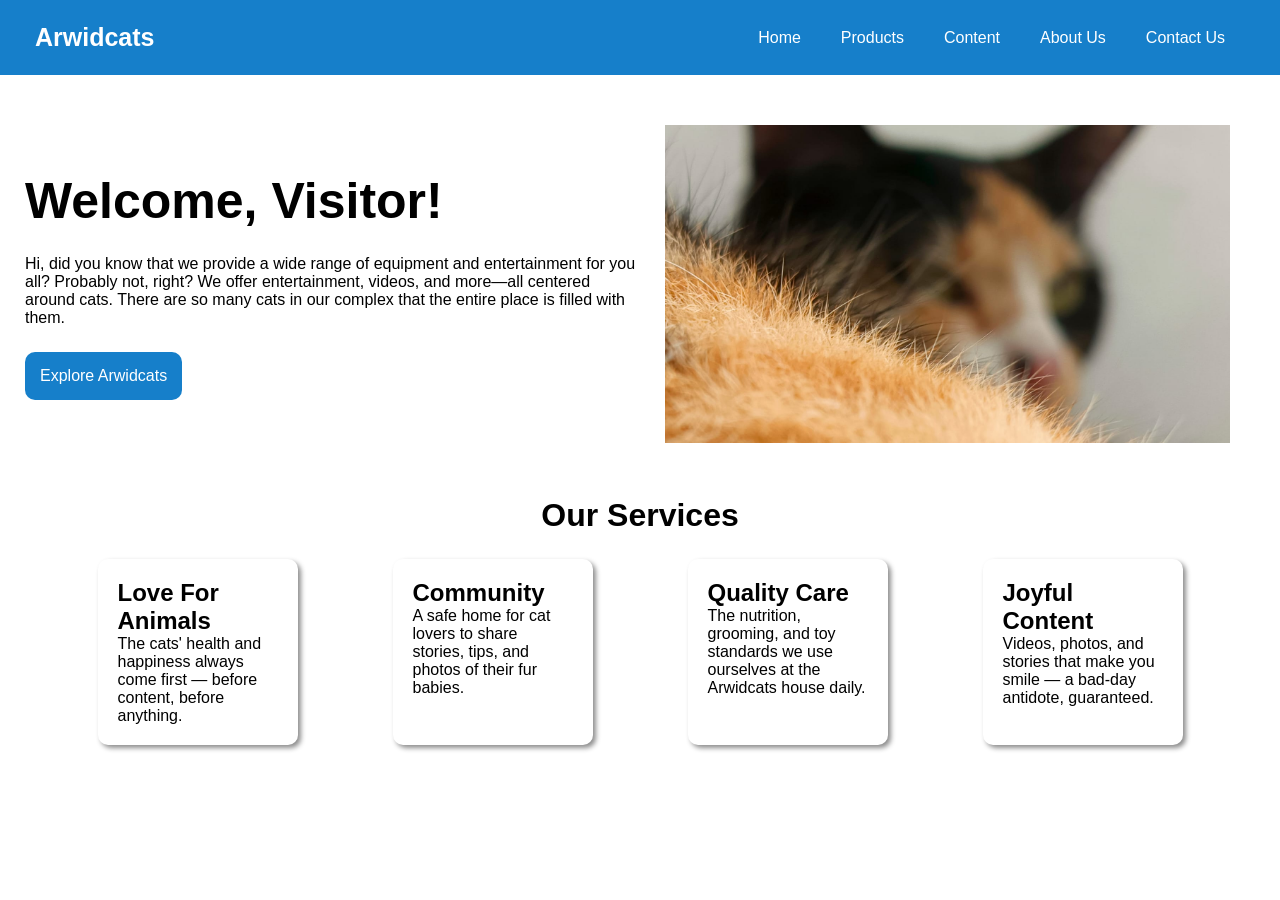
<file: webs/arwidcats-web-test/index.html>
<!DOCTYPE html>
<html lang="en">

<head>
    <meta charset="UTF-8">
    <meta name="viewport" content="width=device-width, initial-scale=1.0">
    <link rel="stylesheet" href="style.css">
    <title>Arwidcats: Feline Hub For Everyone!</title>
</head>

<body>
    <div class="navbar-cntr">
        <div class="navbar-logo">
            <a href="#">Arwidcats</a>
        </div>
        <ul class="navbar-ul">
            <li class="navbar-li">
                <a href="#">Home</a>
            </li>
            <li class="navbar-li">
                <a href="#">Products</a>
            </li>
            <li class="navbar-li">
                <a href="#">Content</a>
            </li>
            <li class="navbar-li">
                <a href="#">About Us</a>
            </li>
            <li class="navbar-li">
                <a href="#">Contact Us</a>
            </li>
        </ul>
    </div>
    <div class="welcome-cntr">
        <div class="welcome-div" id="greet">
            <h1 style="font-size: 50px;">Welcome, Visitor!</h1>
            <p>Hi, did you know that we provide a wide range of equipment and entertainment for you all? Probably not,
                right? We offer entertainment, videos, and more—all centered around cats. There are so many cats in our
                complex that the entire place is filled with them.</p>
            <a href="#" class="welcome-button">Explore Arwidcats</a>
        </div>
        <div class="welcome-div">
            <img src="welcome.jpeg" alt="">
        </div>
    </div>
    <div class="services-cntr">
        <h1 style="text-align: center;">Our Services</h1>
        <div class="services-div">
            <div class="services-box">
                <h2>Love For Animals</h2>
                <p>The cats' health and happiness always come first — before content, before anything.</p>
            </div>
            <div class="services-box">
                <h2>Community</h2>
                <p>A safe home for cat lovers to share stories, tips, and photos of their fur babies.</p>
            </div>
            <div class="services-box">
                <h2>Quality Care</h2>
                <p>The nutrition, grooming, and toy standards we use ourselves at the Arwidcats house daily.</p>
            </div>
            <div class="services-box">
                <h2>Joyful Content</h2>
                <p>Videos, photos, and stories that make you smile — a bad-day antidote, guaranteed.</p>
            </div>
        </div>
    </div>
</body>

</html>
</file>
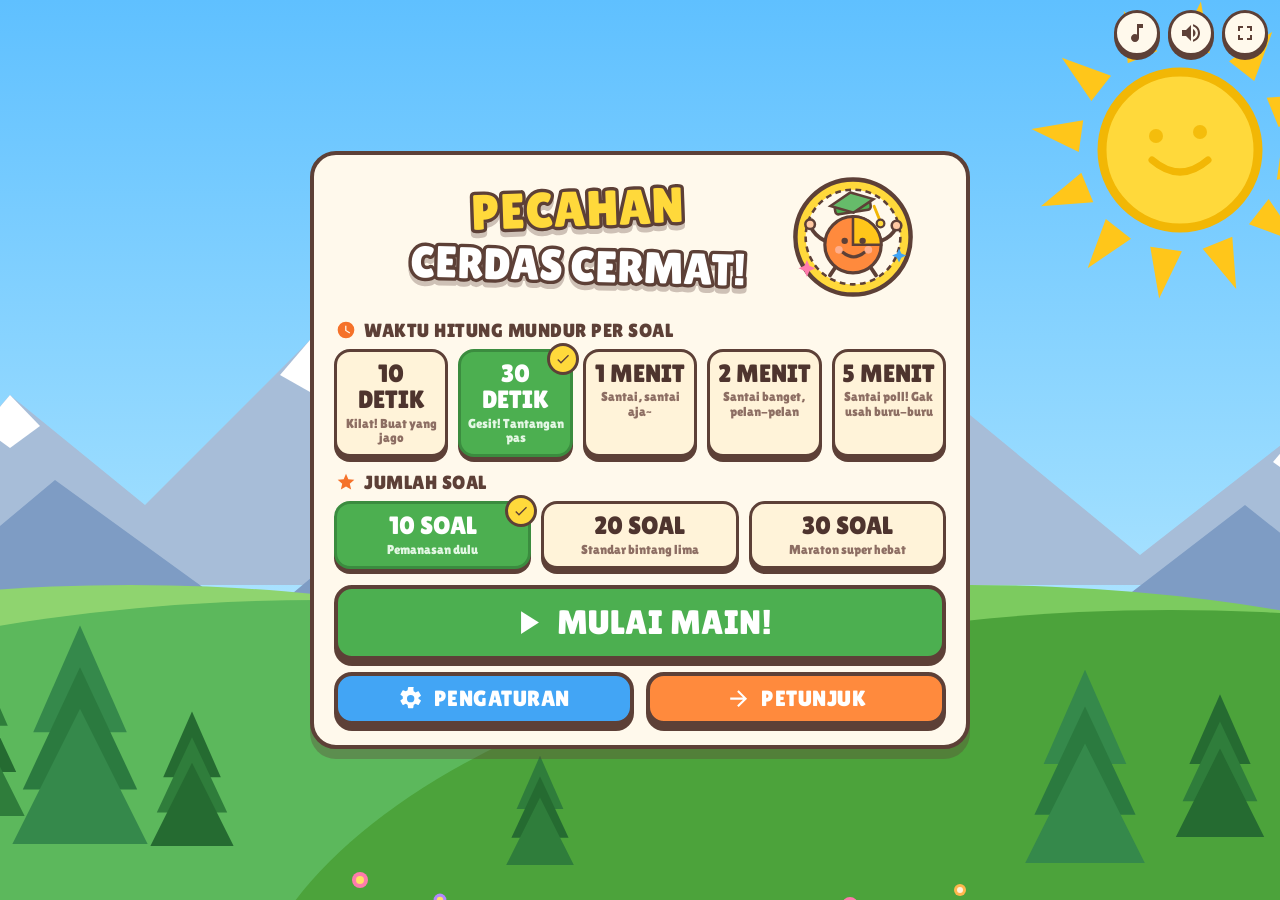
<file: games/pecahan-cerdas-cermat.html>
<!DOCTYPE html>
<html lang="id">
<head>
<meta charset="UTF-8">
<meta name="viewport" content="width=device-width, initial-scale=1.0, viewport-fit=cover">
<title>PECAHAN CERDAS CERMAT!</title>
<link rel="preconnect" href="https://fonts.googleapis.com">
<link rel="preconnect" href="https://fonts.gstatic.com" crossorigin>
<link href="https://fonts.googleapis.com/css2?family=Lilita+One&display=swap" rel="stylesheet">
<style>
:root{
  --brown:#5D4037; --brown2:#4E342E; --cream:#FFF9EC; --cream2:#FFF3D9;
  --orange:#FF8A3D; --orange2:#F5722A; --green:#4CAF50; --green2:#3B8C3F;
  --blue:#42A5F5; --red:#EF5350; --yellow:#FFD93B; --pink:#FF7BAC;
  --shadow:rgba(93,64,55,.35);
}
*{box-sizing:border-box;-webkit-tap-highlight-color:transparent;user-select:none;-webkit-user-select:none}
html,body{margin:0;padding:0;width:100%;height:100%;overflow:hidden}
body{
  font-family:'Lilita One','Arial Rounded MT Bold','Comic Sans MS',cursive,sans-serif;
  color:var(--brown2);background:#6BC6FF;touch-action:manipulation;
}
#bg{position:fixed;inset:0;width:100%;height:100%;z-index:0;display:block}
#app{position:fixed;inset:0;z-index:2;display:flex;align-items:center;justify-content:center;padding:10px;overflow-y:auto;overflow-x:hidden}
#app::-webkit-scrollbar{width:8px}
#app::-webkit-scrollbar-thumb{background:rgba(93,64,55,.4);border-radius:8px}
.screen{display:none;width:100%;justify-content:center;align-items:center;min-height:100%}
.screen.active{display:flex}
.panel{
  background:var(--cream);border:4px solid var(--brown);border-radius:26px;
  box-shadow:0 10px 0 var(--shadow);padding:18px 20px 20px;
  width:min(660px,96vw);position:relative;animation:fadeup .35s ease-out;
  margin:auto;
}
.panel.game{width:min(780px,97vw)}

/* ====== tombol dasar kartun ====== */
button{font-family:inherit;cursor:pointer;border:none;background:none;color:inherit;padding:0}
.btn{
  display:inline-flex;align-items:center;justify-content:center;gap:10px;
  background:var(--orange);color:#fff;border:4px solid var(--brown);border-radius:18px;
  box-shadow:0 6px 0 var(--brown);padding:10px 18px;
  font-size:clamp(17px,2.6vw,22px);letter-spacing:.5px;
  transition:transform .06s ease,box-shadow .06s ease;position:relative;
}
.btn:hover{filter:brightness(1.06)}
.btn:active{transform:translateY(5px);box-shadow:0 1px 0 var(--brown)}
.btn.green{background:var(--green)} .btn.blue{background:var(--blue)} .btn.red{background:var(--red)}
.btn .ic{width:1.15em;height:1.15em;flex:0 0 auto;fill:#fff}
.btn-start{width:100%;padding:14px;font-size:clamp(24px,4.5vw,34px);background:var(--green);animation:pulse 1.6s ease-in-out infinite}
.btn-row{display:flex;gap:12px;margin-top:12px}
.btn-row .btn{flex:1}
.iconbtn{
  width:46px;height:46px;border-radius:50%;background:var(--cream);
  border:3px solid var(--brown);box-shadow:0 4px 0 var(--brown);
  display:inline-flex;align-items:center;justify-content:center;position:relative;
  transition:transform .06s ease,box-shadow .06s ease;flex:0 0 auto;
}
.iconbtn:active{transform:translateY(3px);box-shadow:0 1px 0 var(--brown)}
.iconbtn svg{width:24px;height:24px;fill:var(--brown)}
.iconbtn .slash{position:absolute;inset:0;display:none}
.iconbtn.off{opacity:.85}
.iconbtn.off .slash{display:block}
.iconbtn.off svg:not(.slashic){opacity:.45}
#sysBtns{position:fixed;top:10px;right:12px;z-index:50;display:flex;gap:8px}

/* ====== beranda ====== */
.home-head{display:flex;align-items:center;justify-content:center;gap:4px;position:relative;margin-bottom:4px}
#homeTitle{width:min(76%,430px);animation:floaty 3.2s ease-in-out infinite;filter:drop-shadow(0 5px 0 rgba(93,64,55,.3))}
#logoWrap{width:min(26%,128px);animation:bob 2.6s ease-in-out infinite;flex:0 0 auto;margin-left:-8px}
.section-label{
  display:flex;align-items:center;gap:8px;font-size:clamp(15px,2.4vw,19px);
  color:var(--brown);margin:14px 2px 8px;letter-spacing:.5px;
}
.section-label svg{width:20px;height:20px;fill:var(--orange2)}
.optgrid{display:flex;gap:10px;flex-wrap:wrap;justify-content:center}
.tbtn{
  flex:1;min-width:96px;background:var(--cream2);border:3px solid var(--brown);border-radius:16px;
  box-shadow:0 5px 0 var(--brown);padding:9px 6px 8px;text-align:center;
  display:flex;flex-direction:column;align-items:center;gap:3px;
  transition:transform .06s ease,box-shadow .06s ease,background .15s;position:relative;
}
.tbtn:hover{transform:translateY(-2px)}
.tbtn:active{transform:translateY(3px);box-shadow:0 2px 0 var(--brown)}
.tbtn .big{font-size:clamp(18px,3vw,25px);color:var(--brown2);line-height:1.05}
.tbtn .desc{font-size:clamp(10.5px,1.7vw,13px);color:#8D6E63;line-height:1.15;font-family:'Comic Sans MS','Lilita One',cursive}
.tbtn.sel{background:var(--green);border-color:var(--green2)}
.tbtn.sel .big{color:#fff}.tbtn.sel .desc{color:#E4F7E4}
.tbtn.sel::after{
  content:"";position:absolute;top:-9px;right:-9px;width:26px;height:26px;border-radius:50%;
  background:var(--yellow);border:3px solid var(--brown);animation:pop .25s ease-out;
  background-image:url('data:image/svg+xml;utf8,<svg xmlns="http://www.w3.org/2000/svg" viewBox="0 0 24 24"><path fill="%235D4037" d="M9 16.17 4.83 12l-1.42 1.41L9 19 21 7l-1.41-1.41z"/></svg>');
  background-size:16px;background-repeat:no-repeat;background-position:center;
}
.home-foot{margin-top:16px}

/* ====== petunjuk ====== */
.help-top{display:flex;align-items:center;gap:6px;margin-bottom:6px}
.backbtn{padding:8px 14px;font-size:clamp(14px,2.2vw,18px)}
.help-bubble{
  display:flex;align-items:center;gap:12px;background:var(--cream2);border:3px dashed var(--orange);
  border-radius:18px;padding:12px 14px;margin:8px 0 12px;
}
.help-bubble .mascot{width:84px;flex:0 0 auto;animation:bob 2.4s ease-in-out infinite}
.bubble-txt{
  background:#fff;border:3px solid var(--brown);border-radius:14px;padding:10px 14px;position:relative;
  font-size:clamp(16px,2.8vw,22px);color:var(--brown);line-height:1.3;
}
.bubble-txt::before{
  content:"";position:absolute;left:-14px;top:50%;transform:translateY(-50%);
  border:8px solid transparent;border-right-color:var(--brown);
}
.help-list{display:flex;flex-direction:column;gap:9px;margin-top:4px}
.help-item{
  display:flex;gap:11px;align-items:flex-start;background:#fff;border:3px solid #E8D9BC;
  border-radius:14px;padding:9px 12px;font-size:clamp(13px,2vw,16.5px);line-height:1.4;
}
.help-item .hico{
  width:38px;height:38px;flex:0 0 auto;border-radius:11px;border:3px solid var(--brown);
  display:flex;align-items:center;justify-content:center;background:var(--yellow);
}
.help-item .hico svg{width:22px;height:22px;fill:var(--brown)}
.help-item b{color:var(--orange2)}
.tipchip{
  margin-top:12px;background:#FFF6DF;border:3px solid var(--brown);border-radius:14px;
  padding:9px 12px;font-size:clamp(12px,2vw,15px);color:var(--brown);display:flex;gap:9px;align-items:center;
}
.tipchip svg{width:20px;height:20px;fill:var(--orange2);flex:0 0 auto}

/* ====== pengaturan ====== */
.set-card{background:#fff;border:3px solid #E8D9BC;border-radius:16px;padding:12px 14px;margin-top:11px}
.set-title{font-size:clamp(15px,2.4vw,19px);color:var(--brown);display:flex;align-items:center;gap:8px;margin-bottom:4px}
.set-title svg{width:20px;height:20px;fill:var(--orange2)}
.set-hint{font-size:clamp(11px,1.8vw,13px);color:#A1887F;font-family:'Comic Sans MS','Lilita One',cursive;margin-bottom:6px}
.slider-row{display:flex;align-items:center;gap:10px;margin:7px 0}
.slider-row .sl-label{width:120px;flex:0 0 auto;font-size:clamp(12px,1.9vw,15px);color:var(--brown2)}
.slider-row .sl-val{
  width:64px;flex:0 0 auto;text-align:center;background:var(--orange);color:#fff;border:3px solid var(--brown);
  border-radius:10px;padding:3px 0;font-size:clamp(13px,2vw,16px);
}
input[type=range]{-webkit-appearance:none;appearance:none;width:100%;height:12px;border-radius:8px;background:#E8D9BC;border:2px solid var(--brown);outline:none}
input[type=range]::-webkit-slider-thumb{
  -webkit-appearance:none;appearance:none;width:26px;height:26px;border-radius:50%;background:var(--green);
  border:3px solid var(--brown);box-shadow:0 2px 0 var(--brown);cursor:pointer;
}
input[type=range]::-moz-range-thumb{width:22px;height:22px;border-radius:50%;background:var(--green);border:3px solid var(--brown);cursor:pointer}
.seg{display:flex;gap:9px;margin-top:4px}
.seg button{
  flex:1;background:var(--cream2);border:3px solid var(--brown);border-radius:14px;box-shadow:0 4px 0 var(--brown);
  padding:8px 4px;display:flex;flex-direction:column;gap:2px;align-items:center;transition:background .15s;
}
.seg button .big{font-size:clamp(14px,2.3vw,19px);color:var(--brown2)}
.seg button .desc{font-size:clamp(10px,1.6vw,12px);color:#8D6E63;font-family:'Comic Sans MS','Lilita One',cursive;line-height:1.1}
.seg button.sel{background:var(--orange)}
.seg button.sel .big{color:#fff}.seg button.sel .desc{color:#FFE7D3}
.swgrid{display:grid;grid-template-columns:1fr 1fr;gap:9px;margin-top:4px}
@media(max-width:480px){.swgrid{grid-template-columns:1fr}}
.switch{
  display:flex;align-items:center;gap:10px;background:#fff;border:3px solid #E8D9BC;border-radius:13px;
  padding:8px 11px;cursor:pointer;transition:border-color .15s;
}
.switch .sw-txt{flex:1;font-size:clamp(12.5px,2vw,16px);color:var(--brown2);line-height:1.2}
.switch input{display:none}
.knob{
  width:46px;height:25px;flex:0 0 auto;background:#CFD8DC;border:3px solid var(--brown);border-radius:20px;
  position:relative;transition:background .18s;
}
.knob::after{
  content:"";position:absolute;top:1px;left:2px;width:17px;height:17px;border-radius:50%;
  background:#fff;border:2.5px solid var(--brown);transition:left .18s;
}
.switch input:checked + .knob{background:var(--green)}
.switch input:checked + .knob::after{left:21px}
.switch.lock{background:var(--cream2);cursor:default;border-color:var(--brown)}
.switch.lock .knob{background:var(--yellow);opacity:.95}
.set-note{margin-top:12px;text-align:center;font-size:clamp(11px,1.8vw,13.5px);color:#8D6E63;font-family:'Comic Sans MS','Lilita One',cursive}

/* ====== game ====== */
.topbar{display:flex;align-items:center;gap:8px;flex-wrap:wrap}
.topbar .spacer{flex:1}
.pill{
  display:inline-flex;align-items:center;gap:6px;background:var(--cream2);border:3px solid var(--brown);
  border-radius:14px;padding:5px 11px;font-size:clamp(14px,2.3vw,19px);color:var(--brown2);
}
.pill svg{width:18px;height:18px;fill:var(--orange2)}
.pill.time svg{fill:var(--blue)} .pill.time.low{background:#FFEBEE;border-color:var(--red);color:var(--red);animation:blink .5s steps(2) infinite}
.timerwrap{height:14px;background:#E8D9BC;border:3px solid var(--brown);border-radius:10px;margin:10px 0 12px;overflow:hidden}
#timerFill{height:100%;width:100%;background:linear-gradient(90deg,#66BB6A,#9CCC65);border-radius:6px;transition:width .1s linear}
#timerFill.mid{background:linear-gradient(90deg,#FFC61A,#FFD93B)}
#timerFill.low{background:linear-gradient(90deg,#EF5350,#FF8A80)}
.qcard{
  background:#fff;border:3px solid var(--brown);border-radius:18px;padding:12px 14px;
  display:flex;flex-direction:column;align-items:center;gap:6px;min-height:150px;justify-content:center;
}
.qchip{
  align-self:center;background:var(--blue);color:#fff;border:3px solid var(--brown);border-radius:20px;
  padding:2px 13px;font-size:clamp(11px,1.9vw,14px);box-shadow:0 3px 0 var(--brown);
}
#qVisual{display:none} #qVisual.has{display:block}
#qVisual svg{width:min(44vw,170px);height:auto;display:block}
.qtext{font-size:clamp(23px,4.6vw,36px);text-align:center;color:var(--brown2);line-height:1.25;display:flex;flex-wrap:wrap;justify-content:center;align-items:center}
.qhint{
  display:none;background:#FFF6DF;border:2px dashed var(--orange2);border-radius:10px;color:var(--orange2);
  padding:3px 10px;font-size:clamp(11px,1.8vw,13.5px);font-family:'Comic Sans MS','Lilita One',cursive;
}
.qhint.has{display:inline-block}
.fr{display:inline-flex;flex-direction:column;align-items:center;vertical-align:middle;line-height:1;margin:0 .12em;transform:translateY(-.12em)}
.fr .fr-t{padding:0 .28em .1em}
.fr .fr-b{padding:.1em .28em 0;border-top:3px solid currentColor}
.fr .blank{color:var(--orange2);min-width:1.4em;display:inline-block;text-align:center}
.answers{margin-top:12px;min-height:236px}
.mcgrid{display:grid;grid-template-columns:1fr 1fr;gap:11px;height:100%}
.choice{
  background:var(--cream2);border:4px solid var(--brown);border-radius:16px;box-shadow:0 5px 0 var(--brown);
  min-height:78px;font-size:clamp(21px,3.6vw,30px);color:var(--brown2);
  display:flex;align-items:center;justify-content:center;gap:10px;padding:8px 10px;
  transition:transform .06s,box-shadow .06s,background .15s;position:relative;
}
.choice:hover{transform:translateY(-2px)}
.choice:active{transform:translateY(4px);box-shadow:0 1px 0 var(--brown)}
.choice .badge{
  position:absolute;top:-11px;left:-11px;width:30px;height:30px;border-radius:50%;
  background:var(--blue);border:3px solid var(--brown);color:#fff;font-size:15px;
  display:flex;align-items:center;justify-content:center;
}
.choice.pick{background:var(--yellow)}
.choice.good{background:var(--green);color:#fff}
.choice.bad{background:var(--red);color:#fff}
/* isian */
.inputzone{display:flex;flex-direction:column;align-items:center;gap:10px;height:100%;justify-content:center}
.preview{
  min-width:min(66vw,300px);min-height:74px;background:#fff;border:4px solid var(--brown);border-radius:16px;
  display:flex;align-items:center;justify-content:center;font-size:clamp(26px,5vw,40px);color:var(--brown2);
  box-shadow:inset 0 3px 0 rgba(93,64,55,.12);padding:4px 16px;
}
.preview .ph{color:#D7CCC8}
.numpad{display:grid;grid-template-columns:repeat(4,1fr);gap:9px;width:min(88vw,340px)}
.padkey{
  height:clamp(50px,8vw,62px);background:var(--cream2);border:3px solid var(--brown);border-radius:14px;
  box-shadow:0 4px 0 var(--brown);font-size:clamp(19px,3.2vw,26px);color:var(--brown2);
  display:flex;align-items:center;justify-content:center;transition:transform .05s,box-shadow .05s;
}
.padkey:active{transform:translateY(3px);box-shadow:0 1px 0 var(--brown)}
.padkey.alt{background:#FFE3C2}
.padkey.ok{grid-column:span 2;background:var(--green);color:#fff;font-size:clamp(20px,3.4vw,27px)}
.padkey svg{width:26px;height:26px;fill:var(--brown)}
.padkey.shake, .preview.shake{animation:shake .4s}

/* ====== overlay umpan balik ====== */
#fbOverlay{
  position:fixed;inset:0;z-index:80;display:none;align-items:center;justify-content:center;flex-direction:column;
  background:rgba(62,39,35,.55);backdrop-filter:blur(2px);cursor:pointer;
}
#fbOverlay.show{display:flex}
.stamp{
  font-size:clamp(52px,13vw,104px);color:#fff;transform:rotate(-5deg);
  text-shadow:0 4px 0 var(--brown),0 -3px 0 var(--brown),3px 0 0 var(--brown),-3px 0 0 var(--brown),0 10px 0 rgba(0,0,0,.25);
  animation:stampin .38s cubic-bezier(.2,1.6,.4,1);text-align:center;line-height:1;
}
.stamp.good{color:#B9F6CA}.stamp.badw{color:#FF8A80}
.fb-sub{
  margin-top:16px;background:var(--cream);border:4px solid var(--brown);border-radius:16px;
  padding:10px 22px;font-size:clamp(20px,4vw,32px);color:var(--brown2);text-align:center;
  display:flex;align-items:center;gap:8px;flex-wrap:wrap;justify-content:center;animation:fadeup .3s .1s both;
}
.fb-sub .plus{color:var(--green2)}
.fb-hint{margin-top:12px;color:#FFF3D9;font-size:clamp(12px,2vw,15px);font-family:'Comic Sans MS','Lilita One',cursive;opacity:.9}
.fb-face{width:min(30vw,110px);animation:pop .4s .05s both}

/* ====== hasil ====== */
.res-head{display:flex;flex-direction:column;align-items:center;gap:6px}
.res-title{font-size:clamp(26px,5.4vw,42px);color:var(--orange2);text-align:center;text-shadow:0 2px 0 #fff}
.stars{display:flex;gap:8px;margin:4px 0}
.stars svg{width:clamp(54px,11vw,86px);height:auto;opacity:.9}
.stars .st-off{fill:#E0D5C0;stroke:var(--brown);stroke-width:1.6}
.stars .st-on{fill:var(--yellow);stroke:var(--brown);stroke-width:1.6;animation:starpop .5s cubic-bezier(.2,1.8,.4,1) both;filter:drop-shadow(0 3px 0 rgba(93,64,55,.35))}
.res-score{
  background:var(--cream2);border:4px solid var(--brown);border-radius:18px;padding:8px 26px;
  font-size:clamp(30px,6.5vw,50px);color:var(--brown);display:flex;align-items:center;gap:10px;box-shadow:0 5px 0 var(--shadow);
}
.res-score svg{width:.9em;height:.9em;fill:var(--orange2)}
.statrow{display:flex;gap:10px;justify-content:center;flex-wrap:wrap;margin-top:12px}
.stat{
  background:#fff;border:3px solid var(--brown);border-radius:14px;padding:7px 15px;text-align:center;
  font-size:clamp(13px,2.2vw,17px);display:flex;flex-direction:column;gap:1px;min-width:92px;
}
.stat .n{font-size:clamp(19px,3.4vw,27px)}
.stat.ok .n{color:var(--green2)} .stat.no .n{color:var(--red)} .stat.to .n{color:var(--blue)}
.tips{margin-top:12px;display:flex;flex-direction:column;gap:8px}
.tip{
  background:#FFF6DF;border:3px solid var(--brown);border-radius:12px;padding:8px 12px;
  font-size:clamp(12.5px,2vw,15.5px);display:flex;align-items:center;gap:8px;color:var(--brown2);
}
.tip svg{width:19px;height:19px;fill:var(--orange2);flex:0 0 auto}

/* ====== modal, toast, confetti ====== */
#modal{position:fixed;inset:0;z-index:90;display:none;align-items:center;justify-content:center;background:rgba(62,39,35,.5)}
#modal.show{display:flex}
.modal-card{
  background:var(--cream);border:4px solid var(--brown);border-radius:20px;padding:20px 22px;
  width:min(90vw,360px);text-align:center;animation:pop .28s cubic-bezier(.2,1.5,.4,1);box-shadow:0 8px 0 var(--shadow);
}
.modal-card p{font-size:clamp(16px,3vw,21px);color:var(--brown2);margin:0 0 15px;line-height:1.35}
.modal-card .btn-row{margin-top:0}
#toast{
  position:fixed;left:50%;bottom:26px;transform:translateX(-50%) translateY(90px);z-index:95;
  background:var(--brown);color:#FFF3D9;border-radius:14px;padding:9px 18px;font-size:clamp(13px,2.2vw,16px);
  border:3px solid #fff;box-shadow:0 5px 0 rgba(0,0,0,.25);transition:transform .3s cubic-bezier(.2,1.4,.4,1);
  max-width:88vw;text-align:center;
}
#toast.show{transform:translateX(-50%) translateY(0)}
#fx{position:fixed;inset:0;pointer-events:none;z-index:85;overflow:hidden}
.confetti{position:absolute;top:-24px;animation:fall linear both}
@keyframes fall{to{transform:translateY(112vh) rotate(660deg)}}
.scorepop{
  position:fixed;left:50%;top:38%;transform:translateX(-50%);z-index:86;pointer-events:none;
  font-size:clamp(30px,6vw,48px);color:#B9F6CA;
  text-shadow:0 3px 0 var(--brown),3px 0 0 var(--brown),-3px 0 0 var(--brown),0 -3px 0 var(--brown);
  animation:riseup .9s ease-out both;
}

/* ====== animasi SVG latar ====== */
.cloud{animation:drift var(--d,70s) linear infinite;animation-delay:var(--dl,0s)}
.fly{animation:flyx var(--d,30s) linear infinite;animation-delay:var(--dl,0s)}
.flap{transform-box:fill-box;transform-origin:center;animation:flap .42s ease-in-out infinite;animation-delay:var(--fl,0s)}
.sway{transform-box:fill-box;transform-origin:50% 100%;animation:sway 4.5s ease-in-out infinite alternate;animation-delay:var(--sd,0s)}

@keyframes drift{from{transform:translateX(-380px)}to{transform:translateX(1980px)}}
@keyframes flyx{from{transform:translateX(-120px)}to{transform:translateX(1760px)}}
@keyframes flap{0%,100%{transform:scaleY(1)}50%{transform:scaleY(.5)}}
@keyframes sway{from{transform:rotate(-1.7deg)}to{transform:rotate(1.7deg)}}
@keyframes floaty{0%,100%{transform:translateY(0)}50%{transform:translateY(-9px)}}
@keyframes bob{0%,100%{transform:translateY(0) rotate(-1deg)}50%{transform:translateY(-7px) rotate(2deg)}}
@keyframes pulse{0%,100%{transform:scale(1)}50%{transform:scale(1.03)}}
@keyframes pop{0%{transform:scale(.4);opacity:0}70%{transform:scale(1.15)}100%{transform:scale(1);opacity:1}}
@keyframes shake{0%,100%{transform:translateX(0)}20%{transform:translateX(-7px)}40%{transform:translateX(7px)}60%{transform:translateX(-5px)}80%{transform:translateX(5px)}}
@keyframes stampin{0%{transform:scale(2.4) rotate(6deg);opacity:0}100%{transform:scale(1) rotate(-5deg);opacity:1}}
@keyframes fadeup{from{opacity:0;transform:translateY(16px)}to{opacity:1;transform:translateY(0)}}
@keyframes riseup{0%{opacity:0;transform:translate(-50%,30px) scale(.7)}25%{opacity:1;transform:translate(-50%,0) scale(1.1)}100%{opacity:0;transform:translate(-50%,-70px) scale(1)}}
@keyframes starpop{0%{transform:scale(.2) rotate(-30deg);opacity:0}70%{transform:scale(1.25) rotate(8deg)}100%{transform:scale(1) rotate(0);opacity:1}}
@keyframes blink{50%{opacity:.55}}

@media(max-width:520px){
  .panel{padding:14px 12px 16px;border-radius:20px}
  .mcgrid{gap:8px}
  .choice{min-height:66px}
  #sysBtns{top:8px;right:8px}
  .iconbtn{width:40px;height:40px}
  .slider-row .sl-label{width:92px;font-size:11px}
  .answers{min-height:224px}
}
</style>
</head>
<body>

<!-- ============ LATAR: pemandangan bukit, gunung, awan, burung, matahari, pohon pinus ============ -->
<svg id="bg" viewBox="0 0 1600 900" preserveAspectRatio="xMidYMax slice" aria-hidden="true">
  <defs>
    <linearGradient id="skyG" x1="0" y1="0" x2="0" y2="1">
      <stop offset="0" stop-color="#5FC0FF"/>
      <stop offset=".55" stop-color="#9ADCFF"/>
      <stop offset="1" stop-color="#D6F4FF"/>
    </linearGradient>
  </defs>
  <rect width="1600" height="900" fill="url(#skyG)"/>

  <!-- matahari cerah -->
  <g transform="translate(1340,150)">
    <g>
      <animateTransform attributeName="transform" type="rotate" from="0" to="360" dur="48s" repeatCount="indefinite"/>
      <g fill="#FFC61A">
        <path d="M0 -150 L-16 -100 L16 -100 Z"/><path d="M0 -150 L-16 -100 L16 -100 Z" transform="rotate(30)"/>
        <path d="M0 -150 L-16 -100 L16 -100 Z" transform="rotate(60)"/><path d="M0 -150 L-16 -100 L16 -100 Z" transform="rotate(90)"/>
        <path d="M0 -150 L-16 -100 L16 -100 Z" transform="rotate(120)"/><path d="M0 -150 L-16 -100 L16 -100 Z" transform="rotate(150)"/>
        <path d="M0 -150 L-16 -100 L16 -100 Z" transform="rotate(180)"/><path d="M0 -150 L-16 -100 L16 -100 Z" transform="rotate(210)"/>
        <path d="M0 -150 L-16 -100 L16 -100 Z" transform="rotate(240)"/><path d="M0 -150 L-16 -100 L16 -100 Z" transform="rotate(270)"/>
        <path d="M0 -150 L-16 -100 L16 -100 Z" transform="rotate(300)"/><path d="M0 -150 L-16 -100 L16 -100 Z" transform="rotate(330)"/>
      </g>
    </g>
    <circle r="78" fill="#FFD93B" stroke="#F2B705" stroke-width="9"/>
    <circle cx="-24" cy="-14" r="7" fill="#F2B705" opacity=".85"/>
    <circle cx="20" cy="-18" r="7" fill="#F2B705" opacity=".85"/>
    <path d="M-28 10 Q0 34 28 10" stroke="#F2B705" stroke-width="7" fill="none" stroke-linecap="round"/>
  </g>

  <!-- awan -->
  <g class="cloud" style="--d:80s;--dl:-12s" opacity=".95">
    <g transform="translate(0,105)" fill="#FFFFFF">
      <ellipse cx="0" cy="0" rx="86" ry="34"/><ellipse cx="-52" cy="12" rx="52" ry="26"/><ellipse cx="58" cy="10" rx="58" ry="28"/>
    </g>
  </g>
  <g class="cloud" style="--d:64s;--dl:-40s" opacity=".9">
    <g transform="translate(0,225) scale(.72)" fill="#FFFFFF">
      <ellipse cx="0" cy="0" rx="86" ry="34"/><ellipse cx="-52" cy="12" rx="52" ry="26"/><ellipse cx="58" cy="10" rx="58" ry="28"/>
    </g>
  </g>
  <g class="cloud" style="--d:96s;--dl:-70s" opacity=".85">
    <g transform="translate(0,320) scale(.55)" fill="#FFFFFF">
      <ellipse cx="0" cy="0" rx="86" ry="34"/><ellipse cx="-52" cy="12" rx="52" ry="26"/><ellipse cx="58" cy="10" rx="58" ry="28"/>
    </g>
  </g>
  <g class="cloud" style="--d:52s;--dl:-24s" opacity=".92">
    <g transform="translate(0,60) scale(.85)" fill="#FFFFFF">
      <ellipse cx="0" cy="0" rx="86" ry="34"/><ellipse cx="-52" cy="12" rx="52" ry="26"/><ellipse cx="58" cy="10" rx="58" ry="28"/>
    </g>
  </g>

  <!-- burung berterbangan -->
  <g class="fly" style="--d:32s;--dl:-6s">
    <g transform="translate(0,180)">
      <path class="flap" d="M-15 0 Q -7 -11 0 0 Q 7 -11 15 0" stroke="#445A6B" stroke-width="4.5" fill="none" stroke-linecap="round"/>
    </g>
  </g>
  <g class="fly" style="--d:44s;--dl:-20s">
    <g transform="translate(0,255) scale(.75)">
      <path class="flap" style="--fl:.15s" d="M-15 0 Q -7 -11 0 0 Q 7 -11 15 0" stroke="#445A6B" stroke-width="5" fill="none" stroke-linecap="round"/>
    </g>
  </g>
  <g class="fly" style="--d:56s;--dl:-38s">
    <g transform="translate(0,130) scale(.6)">
      <path class="flap" style="--fl:.3s" d="M-15 0 Q -7 -11 0 0 Q 7 -11 15 0" stroke="#445A6B" stroke-width="5.5" fill="none" stroke-linecap="round"/>
    </g>
  </g>

  <!-- gunung-gunung -->
  <path d="M0 585 L170 395 L305 505 L470 340 L655 545 L830 370 L985 540 L1130 415 L1300 555 L1460 430 L1600 585 Z" fill="#A7BDD8"/>
  <path d="M470 340 L440 375 L470 392 L500 372 Z" fill="#FFFFFF"/>
  <path d="M830 370 L800 405 L830 425 L862 402 Z" fill="#FFFFFF"/>
  <path d="M170 395 L142 428 L170 448 L200 426 Z" fill="#FFFFFF"/>
  <path d="M1460 430 L1433 462 L1460 481 L1489 460 Z" fill="#FFFFFF"/>
  <path d="M0 660 L215 480 L415 625 L605 465 L805 645 L1005 490 L1210 655 L1405 505 L1600 660 Z" fill="#7E9CC4"/>

  <!-- bukit-bukit hijau -->
  <ellipse cx="290" cy="915" rx="790" ry="330" fill="#8FD46F"/>
  <ellipse cx="1130" cy="935" rx="830" ry="350" fill="#7CCB5F"/>
  <ellipse cx="480" cy="1030" rx="940" ry="430" fill="#5CB85C"/>
  <ellipse cx="1330" cy="1050" rx="930" ry="440" fill="#4CA33B"/>

  <!-- pohon pinus -->
  <g transform="translate(130,795) scale(1.05)"><g class="sway" style="--sd:-1s">
    <rect x="-9" y="-24" width="18" height="36" rx="4" fill="#7A5230"/>
    <path d="M0 -148 L36 -66 L-36 -66 Z" fill="#2F7D3B"/><path d="M0 -116 L44 -22 L-44 -22 Z" fill="#256B31"/><path d="M0 -84 L52 20 L-52 20 Z" fill="#2F7D3B"/>
  </g></g>
  <g transform="translate(240,818) scale(1.3)"><g class="sway" style="--sd:-2.4s">
    <rect x="-9" y="-24" width="18" height="36" rx="4" fill="#7A5230"/>
    <path d="M0 -148 L36 -66 L-36 -66 Z" fill="#35894B"/><path d="M0 -116 L44 -22 L-44 -22 Z" fill="#2B7A3F"/><path d="M0 -84 L52 20 L-52 20 Z" fill="#35894B"/>
  </g></g>
  <g transform="translate(352,830) scale(.8)"><g class="sway" style="--sd:-.6s">
    <rect x="-9" y="-24" width="18" height="36" rx="4" fill="#7A5230"/>
    <path d="M0 -148 L36 -66 L-36 -66 Z" fill="#256B31"/><path d="M0 -116 L44 -22 L-44 -22 Z" fill="#2F7D3B"/><path d="M0 -84 L52 20 L-52 20 Z" fill="#256B31"/>
  </g></g>
  <g transform="translate(700,852) scale(.65)"><g class="sway" style="--sd:-3.1s">
    <rect x="-9" y="-24" width="18" height="36" rx="4" fill="#7A5230"/>
    <path d="M0 -148 L36 -66 L-36 -66 Z" fill="#2F7D3B"/><path d="M0 -116 L44 -22 L-44 -22 Z" fill="#256B31"/><path d="M0 -84 L52 20 L-52 20 Z" fill="#2F7D3B"/>
  </g></g>
  <g transform="translate(1245,840) scale(1.15)"><g class="sway" style="--sd:-1.8s">
    <rect x="-9" y="-24" width="18" height="36" rx="4" fill="#7A5230"/>
    <path d="M0 -148 L36 -66 L-36 -66 Z" fill="#35894B"/><path d="M0 -116 L44 -22 L-44 -22 Z" fill="#2B7A3F"/><path d="M0 -84 L52 20 L-52 20 Z" fill="#35894B"/>
  </g></g>
  <g transform="translate(1380,820) scale(.85)"><g class="sway" style="--sd:-2.8s">
    <rect x="-9" y="-24" width="18" height="36" rx="4" fill="#7A5230"/>
    <path d="M0 -148 L36 -66 L-36 -66 Z" fill="#256B31"/><path d="M0 -116 L44 -22 L-44 -22 Z" fill="#2F7D3B"/><path d="M0 -84 L52 20 L-52 20 Z" fill="#256B31"/>
  </g></g>
  <g transform="translate(1505,845) scale(1.2)"><g class="sway" style="--sd:-.2s">
    <rect x="-9" y="-24" width="18" height="36" rx="4" fill="#7A5230"/>
    <path d="M0 -148 L36 -66 L-36 -66 Z" fill="#2F7D3B"/><path d="M0 -116 L44 -22 L-44 -22 Z" fill="#256B31"/><path d="M0 -84 L52 20 L-52 20 Z" fill="#2F7D3B"/>
  </g></g>

  <!-- bunga-bunga kecil -->
  <g>
    <g transform="translate(520,880)"><circle r="8" fill="#FF7BAC"/><circle r="4" fill="#FFE066"/></g>
    <g transform="translate(600,900) scale(.8)"><circle r="8" fill="#B388FF"/><circle r="4" fill="#FFE066"/></g>
    <g transform="translate(1010,905)"><circle r="8" fill="#FF7BAC"/><circle r="4" fill="#FFE066"/></g>
    <g transform="translate(1120,890) scale(.75)"><circle r="8" fill="#FFB74D"/><circle r="4" fill="#FFF3D9"/></g>
    <g transform="translate(80,905) scale(.9)"><circle r="8" fill="#FF7BAC"/><circle r="4" fill="#FFE066"/></g>
  </g>
</svg>

<!-- ============ tombol sistem: musik, sfx, fullscreen ============ -->
<div id="sysBtns">
  <button class="iconbtn" id="btnMusic" title="Musik">
    <svg viewBox="0 0 24 24"><path d="M12 3v10.55c-.59-.34-1.27-.55-2-.55-2.21 0-4 1.79-4 4s1.79 4 4 4 4-1.79 4-4V7h4V3h-6z"/></svg>
    <svg class="slash" viewBox="0 0 24 24"><path class="slashic" d="M4 4 L20 20" stroke="#EF5350" stroke-width="3.4" stroke-linecap="round" fill="none"/></svg>
  </button>
  <button class="iconbtn" id="btnSfx" title="Efek Suara">
    <svg viewBox="0 0 24 24"><path d="M3 9v6h4l5 5V4L7 9H3z"/><path d="M16.5 12c0-1.77-1.02-3.29-2.5-4.03v8.05c1.48-.73 2.5-2.25 2.5-4.02z"/><path d="M14 3.23v2.06c2.89.86 5 3.54 5 6.71s-2.11 5.85-5 6.71v2.06c4.01-.91 7-4.49 7-8.77s-2.99-7.86-7-8.77z"/></svg>
    <svg class="slash" viewBox="0 0 24 24"><path class="slashic" d="M4 4 L20 20" stroke="#EF5350" stroke-width="3.4" stroke-linecap="round" fill="none"/></svg>
  </button>
  <button class="iconbtn" id="btnFs" title="Layar Penuh">
    <svg viewBox="0 0 24 24"><path d="M7 14H5v5h5v-2H7v-3zm-2-4h2V7h3V5H5v5zm12 7h-3v2h5v-5h-2v3zM14 5v2h3v3h2V5h-5z"/></svg>
  </button>
</div>

<div id="app">

  <!-- ============ BERANDA ============ -->
  <section id="scr-home" class="screen active">
    <div class="panel">
      <div class="home-head">
        <svg id="homeTitle" viewBox="0 0 640 190">
          <text x="320" y="76" text-anchor="middle" font-family="'Lilita One',cursive" font-size="74" fill="#FFD93B" stroke="#5D4037" stroke-width="10" paint-order="stroke" transform="rotate(-2 320 60)">PECAHAN</text>
          <text x="320" y="158" text-anchor="middle" font-family="'Lilita One',cursive" font-size="66" fill="#FFFFFF" stroke="#5D4037" stroke-width="10" paint-order="stroke" transform="rotate(1.5 320 140)">CERDAS CERMAT!</text>
        </svg>
        <div id="logoWrap">
          <svg viewBox="0 0 200 200">
            <circle cx="100" cy="100" r="90" fill="#FFD93B" stroke="#5D4037" stroke-width="7"/>
            <circle cx="100" cy="100" r="74" fill="#FFF9EC" stroke="#5D4037" stroke-width="4" stroke-dasharray="9 7"/>
            <path d="M56 106 Q40 98 34 84" stroke="#5D4037" stroke-width="6" fill="none" stroke-linecap="round"/>
            <circle cx="33" cy="80" r="7.5" fill="#FFC9A3" stroke="#5D4037" stroke-width="4"/>
            <path d="M144 106 Q160 100 167 86" stroke="#5D4037" stroke-width="6" fill="none" stroke-linecap="round"/>
            <circle cx="168" cy="82" r="7.5" fill="#FFC9A3" stroke="#5D4037" stroke-width="4"/>
            <path d="M72 148 L64 160 M128 148 L136 160" stroke="#5D4037" stroke-width="6" stroke-linecap="round"/>
            <circle cx="100" cy="112" r="44" fill="#FF8A3D" stroke="#5D4037" stroke-width="5"/>
            <path d="M100 112 L100 68 A44 44 0 0 1 144 112 Z" fill="#FFC61A" stroke="#5D4037" stroke-width="4"/>
            <circle cx="87" cy="106" r="5" fill="#5D4037"/><circle cx="115" cy="106" r="5" fill="#5D4037"/>
            <path d="M84 124 Q101 138 118 124" stroke="#5D4037" stroke-width="5" fill="none" stroke-linecap="round"/>
            <circle cx="78" cy="120" r="6" fill="#FFB59B" opacity=".85"/><circle cx="124" cy="120" r="6" fill="#FFB59B" opacity=".85"/>
            <g transform="rotate(-9 100 56)">
              <rect x="72" y="46" width="56" height="15" rx="5" fill="#4CAF50" stroke="#5D4037" stroke-width="4"/>
              <path d="M100 30 L134 46 L100 62 L66 46 Z" fill="#66BB6A" stroke="#5D4037" stroke-width="4"/>
            </g>
            <path d="M133 52 L142 74" stroke="#F2B705" stroke-width="4.5" stroke-linecap="round"/>
            <circle cx="143" cy="79" r="6" fill="#FFD93B" stroke="#5D4037" stroke-width="3.5"/>
            <path d="M28 136 l4 9 9 4 -9 4 -4 9 -4 -9 -9 -4 9 -4 Z" fill="#FF7BAC"/>
            <path d="M172 118 l3.4 7.6 7.6 3.4 -7.6 3.4 -3.4 7.6 -3.4 -7.6 -7.6 -3.4 7.6 -3.4 Z" fill="#42A5F5"/>
          </svg>
        </div>
      </div>

      <div class="section-label">
        <svg viewBox="0 0 24 24"><path d="M12 2a10 10 0 1 0 .001 20.001A10 10 0 0 0 12 2zm4.2 14.2L11 13V7h1.5v5.2l4.5 2.7-.8 1.3z"/></svg>
        WAKTU HITUNG MUNDUR PER SOAL
      </div>
      <div class="optgrid" id="timeOpts"></div>

      <div class="section-label">
        <svg viewBox="0 0 24 24"><path d="M12 17.27 18.18 21l-1.64-7.03L22 9.24l-7.19-.61L12 2 9.19 8.63 2 9.24l5.46 4.73L5.82 21z"/></svg>
        JUMLAH SOAL
      </div>
      <div class="optgrid" id="countOpts"></div>

      <div class="home-foot">
        <button class="btn btn-start" id="btnStart">
          <svg class="ic" viewBox="0 0 24 24"><path d="M8 5v14l11-7z"/></svg>
          MULAI MAIN!
        </button>
        <div class="btn-row">
          <button class="btn blue" id="btnSettings">
            <svg class="ic" viewBox="0 0 24 24"><path d="M19.43 12.98c.04-.32.07-.64.07-.98s-.03-.66-.07-.98l2.11-1.65a.5.5 0 0 0 .12-.64l-2-3.46a.5.5 0 0 0-.61-.22l-2.49 1a7.3 7.3 0 0 0-1.69-.98l-.38-2.65A.49.49 0 0 0 14 1h-4a.49.49 0 0 0-.49.42l-.38 2.65c-.61.25-1.17.59-1.69.98l-2.49-1a.5.5 0 0 0-.61.22l-2 3.46a.5.5 0 0 0 .12.64l2.11 1.65c-.04.32-.07.65-.07.98s.03.66.07.98l-2.11 1.65a.5.5 0 0 0-.12.64l2 3.46c.14.24.42.34.61.22l2.49-1c.52.4 1.08.73 1.69.98l.38 2.65c.04.24.24.42.49.42h4c.25 0 .45-.18.49-.42l.38-2.65a7.3 7.3 0 0 0 1.69-.98l2.49 1c.23.09.49 0 .61-.22l2-3.46a.5.5 0 0 0-.12-.64l-2.11-1.65zM12 15.5a3.5 3.5 0 1 1 0-7 3.5 3.5 0 0 1 0 7z"/></svg>
            PENGATURAN
          </button>
          <button class="btn orange" id="btnHelp">
            <svg class="ic" viewBox="0 0 24 24"><path d="M4 11h12.17l-5.59-5.59L12 4l8 8-8 8-1.41-1.41L16.17 13H4z"/></svg>
            PETUNJUK
          </button>
        </div>
      </div>
    </div>
  </section>

  <!-- ============ PETUNJUK ============ -->
  <section id="scr-help" class="screen">
    <div class="panel wide">
      <div class="help-top">
        <button class="btn backbtn" id="btnHelpBack">
          <svg class="ic" viewBox="0 0 24 24"><path d="M20 13H7.83l5.59 5.59L12 20l-8-8 8-8 1.41 1.41L7.83 11H20z"/></svg>
          KEMBALI
        </button>
        <div class="spacer" style="flex:1"></div>
      </div>
      <div class="help-bubble">
        <svg class="mascot" viewBox="0 0 200 200">
          <path d="M30 96 Q12 84 8 68" stroke="#5D4037" stroke-width="7" fill="none" stroke-linecap="round"/>
          <circle cx="8" cy="63" r="8" fill="#FFC9A3" stroke="#5D4037" stroke-width="4.5"/>
          <circle cx="100" cy="116" r="50" fill="#FF8A3D" stroke="#5D4037" stroke-width="6"/>
          <path d="M100 116 L100 66 A50 50 0 0 1 150 116 Z" fill="#FFC61A" stroke="#5D4037" stroke-width="5"/>
          <circle cx="85" cy="110" r="6" fill="#5D4037"/><circle cx="117" cy="110" r="6" fill="#5D4037"/>
          <path d="M82 130 Q100 146 120 130" stroke="#5D4037" stroke-width="6" fill="none" stroke-linecap="round"/>
          <circle cx="74" cy="125" r="7" fill="#FFB59B" opacity=".85"/><circle cx="128" cy="125" r="7" fill="#FFB59B" opacity=".85"/>
          <g transform="rotate(-9 100 58)">
            <rect x="70" y="48" width="60" height="16" rx="5" fill="#4CAF50" stroke="#5D4037" stroke-width="4.5"/>
            <path d="M100 30 L138 48 L100 66 L62 48 Z" fill="#66BB6A" stroke="#5D4037" stroke-width="4.5"/>
          </g>
          <path d="M138 55 L148 80" stroke="#F2B705" stroke-width="5" stroke-linecap="round"/>
          <circle cx="149" cy="86" r="7" fill="#FFD93B" stroke="#5D4037" stroke-width="4"/>
          <path d="M170 100 Q186 88 192 72" stroke="#5D4037" stroke-width="7" fill="none" stroke-linecap="round"/>
          <circle cx="192" cy="67" r="8" fill="#FFC9A3" stroke="#5D4037" stroke-width="4.5"/>
        </svg>
        <div class="bubble-txt">Adek, sebelum main, mampir kesini dulu ya!</div>
      </div>
      <div class="help-list">
        <div class="help-item">
          <div class="hico"><svg viewBox="0 0 24 24"><path d="M12 2a10 10 0 1 0 .001 20.001A10 10 0 0 0 12 2zm4.2 14.2L11 13V7h1.5v5.2l4.5 2.7-.8 1.3z"/></svg></div>
          <div>Di beranda, pilih <b>waktu hitung mundur</b> untuk tiap soal dan <b>jumlah soal</b> yang mau dikerjakan. Lalu tekan <b>MULAI MAIN!</b></div>
        </div>
        <div class="help-item">
          <div class="hico"><svg viewBox="0 0 24 24"><path d="M9 16.17 4.83 12l-1.42 1.41L9 19 21 7l-1.41-1.41z"/></svg></div>
          <div>Soal <b>PILIHAN GANDA</b>: ada 4 jawaban. Klik langsung jawaban yang menurutmu paling benar ya!</div>
        </div>
        <div class="help-item">
          <div class="hico"><svg viewBox="0 0 24 24"><path d="M20 5H4c-1.1 0-1.99.9-1.99 2L2 17c0 1.1.9 2 2 2h16c1.1 0 2-.9 2-2V7c0-1.1-.9-2-2-2zm-9 3h2v2h-2V8zm0 3h2v2h-2v-2zM8 8h2v2H8V8zm0 3h2v2H8v-2zm-1 2H5v-2h2v2zm0-3H5V8h2v2zm9 7H8v-2h8v2zm0-4h-2v-2h2v2zm0-3h-2V8h2v2zm3 3h-2v-2h2v2zm0-3h-2V8h2v2z"/></svg></div>
          <div>Soal <b>ISIAN</b>: ketik jawabanmu pakai <b>papan angka</b> yang muncul, lalu tekan tombol <b>OK</b>.</div>
        </div>
        <div class="help-item">
          <div class="hico"><svg viewBox="0 0 24 24"><path d="M19 3H5a2 2 0 0 0-2 2v16h18V5a2 2 0 0 0-2-2zm-7 16h-2v-2h2v2zm0-4h-2V9h2v6z" opacity="0"/><path d="M12 2l-8 4v12h16V6l-8-4zm0 2.2L18.5 7.5 12 10.8 5.5 7.5 12 4.2zM6 9.9l5 2.5V18H6V9.9zm7 8.1v-5.6l5-2.5V18h-5z" opacity="0"/><path d="M5 13.5h3v2H5zM11 9h3v2h-3zM11 13.5h3v2h-3zM17 9h2v2h-2zM17 13.5h2v2h-2z" opacity="0"/><path d="M9.5 3 4 6v13h16V6L9.5 3z" opacity="0"/><path d="M12 3 3 8v13h18V8L12 3zm0 2.3L18.6 9 12 12.4 5.4 9 12 5.3zM7 14h10v2H7v-2z" opacity="0"/><path d="M19 13.5h-2.5V11H19v2.5zm0-4h-2.5V7H19v2.5zm-5 4h-2.5V11H14v2.5zm0-4h-2.5V7H14v2.5zm-5 4H6.5V11H9v2.5zm0-4H6.5V7H9v2.5z" opacity="0"/><path d="M4 4h16v16H4z" opacity="0"/><path d="M6 6h12v12H6z" opacity="0"/><path d="M12 3 2 9v13h20V9L12 3zm0 2.4L19.7 9.9 12 13.8 4.3 9.9 12 5.4zM8 15h8v2H8v-2z" opacity="0"/><path d="M9 16.17 4.83 12l-1.42 1.41L9 19 21 7l-1.41-1.41z" opacity="0"/><path d="M3 5h18v14H3z" opacity="0"/><path d="M7 7h10v3H7zM7 12h4v5H7zM13 12h4v5h-4z"/></svg></div>
          <div>Menulis pecahan pakai <b>garis miring (/)</b>, contoh: <b>3/4</b>. Menulis desimal pakai <b>koma</b>, contoh: <b>0,5</b>.</div>
        </div>
        <div class="help-item">
          <div class="hico"><svg viewBox="0 0 24 24"><path d="M12 17.27 18.18 21l-1.64-7.03L22 9.24l-7.19-.61L12 2 9.19 8.63 2 9.24l5.46 4.73L5.82 21z"/></svg></div>
          <div>Jawaban pecahan ditulis <b>paling sederhana</b>, contoh: 2/4 cukup ditulis <b>1/2</b>. Tapi tenang, 2/4 juga tetap dianggap benar kok!</div>
        </div>
        <div class="help-item">
          <div class="hico"><svg viewBox="0 0 24 24"><path d="M12 2a10 10 0 1 0 .001 20.001A10 10 0 0 0 12 2zm4.2 14.2L11 13V7h1.5v5.2l4.5 2.7-.8 1.3z"/></svg></div>
          <div>Jawab sebelum <b>waktu habis</b>! Makin cepat menjawab, makin besar <b>bonus skornya</b>. Kumpulkan bintang 3 ya!</div>
        </div>
      </div>
      <div class="tipchip">
        <svg viewBox="0 0 24 24"><path d="M9 21c0 .55.45 1 1 1h4c.55 0 1-.45 1-1v-1H9v1zm3-19C8.14 2 5 5.14 5 9c0 2.38 1.19 4.47 3 5.74V17c0 .55.45 1 1 1h6c.55 0 1-.45 1-1v-2.26c1.81-1.27 3-3.36 3-5.74 0-3.86-3.14-7-7-7z"/></svg>
        Guru bisa mengubah soal pilihan ganda, soal isian, dan topik apa saja lewat tombol <b>&nbsp;PENGATURAN&nbsp;</b> di beranda.
      </div>
    </div>
  </section>

  <!-- ============ PENGATURAN ============ -->
  <section id="scr-settings" class="screen">
    <div class="panel wide">
      <div class="help-top">
        <button class="btn backbtn" id="btnSetBack">
          <svg class="ic" viewBox="0 0 24 24"><path d="M20 13H7.83l5.59 5.59L12 20l-8-8 8-8 1.41 1.41L7.83 11H20z"/></svg>
          KEMBALI
        </button>
        <div class="spacer" style="flex:1"></div>
      </div>

      <div class="set-card">
        <div class="set-title">
          <svg viewBox="0 0 24 24"><path d="M3 5h18v14H3z" opacity="0"/><path d="M9 16.17 4.83 12l-1.42 1.41L9 19 21 7l-1.41-1.41z"/></svg>
          CAMPURAN SOAL
        </div>
        <div class="set-hint">Atur persentase soal pilihan ganda dan soal isian. Totalnya selalu 100% ya!</div>
        <div class="slider-row">
          <div class="sl-label">Pilihan Ganda</div>
          <input type="range" id="pgRange" min="0" max="100" step="5" value="60">
          <div class="sl-val" id="pgVal">60%</div>
        </div>
        <div class="slider-row">
          <div class="sl-label">Isian (Angka)</div>
          <input type="range" id="isianRange" min="0" max="100" step="5" value="40">
          <div class="sl-val" id="isianVal">40%</div>
        </div>
      </div>

      <div class="set-card">
        <div class="set-title">
          <svg viewBox="0 0 24 24"><path d="M12 2l2.4 4.8 5.3.8-3.85 3.75.9 5.3L12 14.2l-4.75 2.45.9-5.3L4.3 7.6l5.3-.8L12 2z"/></svg>
          INTENSITAS KEACAKAN ANGKA
        </div>
        <div class="set-hint">Makin tinggi, makin liar angka-angka di soalnya. Hihihi!</div>
        <div class="seg" id="randSeg">
          <button data-lvl="1"><span class="big">TENANG</span><span class="desc">Angka kecil, ramah</span></button>
          <button data-lvl="2" class="sel"><span class="big">SERU</span><span class="desc">Angka sedang, mantap</span></button>
          <button data-lvl="3"><span class="big">KACAU!</span><span class="desc">Angka besar, siap-siap</span></button>
        </div>
      </div>

      <div class="set-card">
        <div class="set-title">
          <svg viewBox="0 0 24 24"><path d="M12 2a10 10 0 1 0 .001 20.001A10 10 0 0 0 12 2zm1 15h-2v-6h2v6zm0-8h-2V7h2v2z"/></svg>
          MATERI YANG MUNCUL DI SOAL
        </div>
        <div class="set-hint">Nyalakan materi yang mau dilatih. Minimal satu harus aktif ya!</div>
        <div class="swgrid">
          <label class="switch lock">
            <span class="sw-txt">Mengenal Pecahan <span style="font-size:.8em;color:#A1887F">(selalu aktif)</span></span>
            <input type="checkbox" checked disabled>
            <span class="knob"></span>
          </label>
          <label class="switch"><span class="sw-txt">Pecahan Senilai</span><input type="checkbox" id="sw-senilai" checked><span class="knob"></span></label>
          <label class="switch"><span class="sw-txt">Penjumlahan Pecahan</span><input type="checkbox" id="sw-tambah" checked><span class="knob"></span></label>
          <label class="switch"><span class="sw-txt">Pengurangan Pecahan</span><input type="checkbox" id="sw-kurang" checked><span class="knob"></span></label>
          <label class="switch"><span class="sw-txt">Perkalian Pecahan</span><input type="checkbox" id="sw-kali" checked><span class="knob"></span></label>
          <label class="switch"><span class="sw-txt">Pembagian Pecahan</span><input type="checkbox" id="sw-bagi" checked><span class="knob"></span></label>
          <label class="switch"><span class="sw-txt">Pecahan ke Desimal</span><input type="checkbox" id="sw-desimal" checked><span class="knob"></span></label>
          <label class="switch"><span class="sw-txt">Pecahan ke Persen</span><input type="checkbox" id="sw-persen" checked><span class="knob"></span></label>
        </div>
      </div>
      <div class="set-note">Pengaturan otomatis tersimpan di perangkat ini</div>
    </div>
  </section>

  <!-- ============ GAME ============ -->
  <section id="scr-game" class="screen">
    <div class="panel game">
      <div class="topbar">
        <button class="iconbtn" id="btnQuit" title="Keluar">
          <svg viewBox="0 0 24 24"><path d="M19 6.41 17.59 5 12 10.59 6.41 5 5 6.41 10.59 12 5 17.59 6.41 19 12 13.41 17.59 19 19 17.59 13.41 12z"/></svg>
        </button>
        <div class="pill" id="pillQ">Soal 1/10</div>
        <div class="spacer"></div>
        <div class="pill" id="pillScore">
          <svg viewBox="0 0 24 24"><path d="M12 17.27 18.18 21l-1.64-7.03L22 9.24l-7.19-.61L12 2 9.19 8.63 2 9.24l5.46 4.73L5.82 21z"/></svg>
          <span id="scoreTxt">0</span>
        </div>
        <div class="pill time" id="pillTime">
          <svg viewBox="0 0 24 24"><path d="M12 2a10 10 0 1 0 .001 20.001A10 10 0 0 0 12 2zm4.2 14.2L11 13V7h1.5v5.2l4.5 2.7-.8 1.3z"/></svg>
          <span id="timeTxt">0:30</span>
        </div>
      </div>
      <div class="timerwrap"><div id="timerFill"></div></div>
      <div class="qcard">
        <div class="qchip" id="qChip">Mengenal Pecahan</div>
        <div id="qVisual"></div>
        <div class="qtext" id="qText"></div>
        <div class="qhint" id="qHint"></div>
      </div>
      <div class="answers" id="answers"></div>
    </div>
  </section>

  <!-- ============ HASIL ============ -->
  <section id="scr-result" class="screen">
    <div class="panel">
      <div class="res-head">
        <div class="res-title" id="resTitle">HEBAT SEKALI!</div>
        <div class="stars" id="starsBox"></div>
        <div class="res-score">
          <svg viewBox="0 0 24 24"><path d="M12 17.27 18.18 21l-1.64-7.03L22 9.24l-7.19-.61L12 2 9.19 8.63 2 9.24l5.46 4.73L5.82 21z"/></svg>
          <span id="resScoreTxt">0</span>
        </div>
        <div class="statrow">
          <div class="stat ok"><span class="n" id="stOk">0</span><span>Benar</span></div>
          <div class="stat no"><span class="n" id="stNo">0</span><span>Salah</span></div>
          <div class="stat to"><span class="n" id="stTo">0</span><span>Waktu Habis</span></div>
        </div>
        <div class="tips" id="resTips"></div>
        <div class="btn-row" style="width:100%">
          <button class="btn green" id="btnAgain">
            <svg class="ic" viewBox="0 0 24 24"><path d="M17.65 6.35C16.2 4.9 14.21 4 12 4c-4.42 0-7.99 3.58-7.99 8s3.57 8 7.99 8c3.73 0 6.84-2.55 7.73-6h-3.08c-.82 2.33-3.04 4-5.65 4-3.31 0-6-2.69-6-6s2.69-6 6-6c1.66 0 3.14.69 4.22 1.78L13 11h7V4l-2.35 2.35z"/></svg>
            MAIN LAGI
          </button>
          <button class="btn blue" id="btnHome">
            <svg class="ic" viewBox="0 0 24 24"><path d="M10 20v-6h4v6h5v-8h3L12 3 2 12h3v8z"/></svg>
            BERANDA
          </button>
        </div>
      </div>
    </div>
  </section>

</div>

<!-- overlay umpan balik -->
<div id="fbOverlay">
  <div id="fbFaceWrap"></div>
  <div class="stamp" id="fbStamp">BENAR!</div>
  <div class="fb-sub" id="fbSub"></div>
  <div class="fb-hint">ketuk di mana saja untuk lanjut</div>
</div>

<!-- modal keluar -->
<div id="modal">
  <div class="modal-card">
    <p id="modalText">Yakin mau keluar? Skormu nanti hilang lho!</p>
    <div class="btn-row">
      <button class="btn red" id="modalYes">YA, KELUAR</button>
      <button class="btn green" id="modalNo">LANJUT MAIN</button>
    </div>
  </div>
</div>

<div id="toast"></div>
<div id="fx"></div>
<script>
/* =====================================================
   MESIN AUDIO — Web Audio API
   Musik petualangan: Melody + Synth + Bass + Drums
   + efek suara lucu
===================================================== */
const AU = {ctx:null, master:null, mgain:null, sgain:null, leadBus:null, delay:null, noiseBuf:null,
            timer:null, step:0, nextT:0, playing:false};
const BPM = 132, STEPDUR = 60/BPM/4;

const SEMI = {C:0,D:2,E:4,F:5,G:7,A:9,B:11};
function n2f(n){
  const m = /^([A-G])(#?)(\d)$/.exec(n);
  const st = SEMI[m[1]] + (m[2]?1:0);
  return 440 * Math.pow(2, (12*(+m[3]+1)+st - 69)/12);
}

/* --- partitur 8 birama (loop) --- */
const MELODY = [
 'E5','','G5','','C6','','G5','','E5','','G5','','A5','','G5','',
 'D5','','G5','','B5','','G5','','D5','','G5','','A5','','B5','',
 'C6','','A5','','E5','','A5','','C6','','A5','','B5','','C6','',
 'A5','','F5','','C5','','F5','','A5','','C6','','A5','','F5','',
 'E5','','G5','','C6','','G5','','A5','','G5','','E5','','D5','',
 'D5','','E5','','D5','','B4','','G4','','B4','','D5','','G5','',
 'F5','','A5','','C6','','A5','','F5','','A5','','G5','','A5','',
 'G5','','A5','','B5','','C6','','D6','','B5','','G5','','',''
];
const CHORDS = [
 {pad:['C4','E4','G4'], bass:'C3'},
 {pad:['B3','D4','G4'], bass:'G2'},
 {pad:['A3','C4','E4'], bass:'A2'},
 {pad:['A3','C4','F4'], bass:'F2'},
 {pad:['C4','E4','G4'], bass:'C3'},
 {pad:['B3','D4','G4'], bass:'G2'},
 {pad:['A3','C4','F4'], bass:'F2'},
 {pad:['B3','D4','G4'], bass:'G2'}
];

function ensureCtx(){
  if(AU.ctx){ if(AU.ctx.state==='suspended') AU.ctx.resume(); return; }
  const C = window.AudioContext || window.webkitAudioContext;
  if(!C) return;
  AU.ctx = new C();
  const comp = AU.ctx.createDynamicsCompressor();
  comp.threshold.value = -16; comp.knee.value = 22; comp.ratio.value = 6;
  comp.connect(AU.ctx.destination);
  AU.master = AU.ctx.createGain(); AU.master.gain.value = .9;
  AU.master.connect(comp);
  AU.mgain = AU.ctx.createGain(); AU.mgain.gain.value = S.musicOn ? .5 : 0;
  AU.mgain.connect(AU.master);
  AU.sgain = AU.ctx.createGain(); AU.sgain.gain.value = S.sfxOn ? 1 : 0;
  AU.sgain.connect(AU.master);
  // gema halus untuk melodi
  AU.leadBus = AU.ctx.createGain(); AU.leadBus.gain.value = 1;
  AU.leadBus.connect(AU.mgain);
  AU.delay = AU.ctx.createDelay(1); AU.delay.delayTime.value = STEPDUR*3;
  const fb = AU.ctx.createGain(); fb.gain.value = .22;
  const wet = AU.ctx.createGain(); wet.gain.value = .15;
  AU.leadBus.connect(AU.delay); AU.delay.connect(fb); fb.connect(AU.delay);
  AU.delay.connect(wet); wet.connect(AU.mgain);
  // buffer derau untuk drum
  const len = AU.ctx.sampleRate;
  AU.noiseBuf = AU.ctx.createBuffer(1, len, AU.ctx.sampleRate);
  const d = AU.noiseBuf.getChannelData(0);
  for(let i=0;i<len;i++) d[i] = Math.random()*2-1;
  startMusic();
}

/* ---------------- instrumen musik ---------------- */
function mkNoise(t, dur){
  const src = AU.ctx.createBufferSource();
  src.buffer = AU.noiseBuf; src.loop = true;
  src.start(t); src.stop(t+dur+.05);
  return src;
}
function drumKick(t){
  const o = AU.ctx.createOscillator(), g = AU.ctx.createGain();
  o.type='sine';
  o.frequency.setValueAtTime(150,t);
  o.frequency.exponentialRampToValueAtTime(46,t+.13);
  g.gain.setValueAtTime(.85,t);
  g.gain.exponentialRampToValueAtTime(.001,t+.18);
  o.connect(g); g.connect(AU.mgain);
  o.start(t); o.stop(t+.2);
}
function drumSnare(t,v){
  const n = mkNoise(t,.18), f = AU.ctx.createBiquadFilter(), g = AU.ctx.createGain();
  f.type='bandpass'; f.frequency.value=1900; f.Q.value=.8;
  g.gain.setValueAtTime(v,t); g.gain.exponentialRampToValueAtTime(.001,t+.16);
  n.connect(f); f.connect(g); g.connect(AU.mgain);
  const o = AU.ctx.createOscillator(), g2 = AU.ctx.createGain();
  o.type='triangle'; o.frequency.setValueAtTime(210,t);
  o.frequency.exponentialRampToValueAtTime(150,t+.07);
  g2.gain.setValueAtTime(v*.55,t); g2.gain.exponentialRampToValueAtTime(.001,t+.08);
  o.connect(g2); g2.connect(AU.mgain); o.start(t); o.stop(t+.1);
}
function drumHat(t,open,v){
  const n = mkNoise(t,open?.3:.06), f = AU.ctx.createBiquadFilter(), g = AU.ctx.createGain();
  f.type='highpass'; f.frequency.value=6800;
  g.gain.setValueAtTime(v,t);
  g.gain.exponentialRampToValueAtTime(.001,t+(open?.24:.045));
  n.connect(f); f.connect(g); g.connect(AU.mgain);
}
function bassNote(t,f){
  const o = AU.ctx.createOscillator(), fl = AU.ctx.createBiquadFilter(), g = AU.ctx.createGain();
  o.type='sawtooth'; o.frequency.setValueAtTime(f,t);
  fl.type='lowpass'; fl.frequency.value=330;
  g.gain.setValueAtTime(0,t); g.gain.linearRampToValueAtTime(.2,t+.008);
  g.gain.setValueAtTime(.2,t+.11); g.gain.exponentialRampToValueAtTime(.001,t+.17);
  o.connect(fl); fl.connect(g); g.connect(AU.mgain);
  o.start(t); o.stop(t+.2);
}
function padChord(t,notes,dur){
  const fl = AU.ctx.createBiquadFilter();
  fl.type='lowpass'; fl.frequency.value=780; fl.connect(AU.mgain);
  const g = AU.ctx.createGain();
  g.gain.setValueAtTime(0,t);
  g.gain.linearRampToValueAtTime(.05,t+.3);
  g.gain.setValueAtTime(.05,t+dur-.1);
  g.gain.linearRampToValueAtTime(0,t+dur+.4);
  g.connect(fl);
  notes.forEach(nn=>{
    [0,-7].forEach(cents=>{
      const o = AU.ctx.createOscillator();
      o.type='sawtooth'; o.frequency.value = n2f(nn);
      o.detune.value = cents;
      o.connect(g); o.start(t); o.stop(t+dur+.5);
    });
  });
}
function leadNote(t,f,d){
  const fl = AU.ctx.createBiquadFilter();
  fl.type='lowpass'; fl.frequency.value=2500; fl.connect(AU.leadBus);
  [[0,.07],[6,.045]].forEach(([det,vv])=>{
    const o = AU.ctx.createOscillator(), g = AU.ctx.createGain();
    o.type='square'; o.frequency.value=f; o.detune.value=det;
    g.gain.setValueAtTime(0,t);
    g.gain.linearRampToValueAtTime(vv,t+.006);
    g.gain.setValueAtTime(vv*.8,t+d*.7);
    g.gain.exponentialRampToValueAtTime(.001,t+d+.04);
    o.connect(g); g.connect(fl); o.start(t); o.stop(t+d+.06);
  });
}

function scheduleStep(step, t){
  const bar = Math.floor(step/16)%8, pos = step%16;
  const ch = CHORDS[bar];
  // drums
  if(pos%4===0) drumKick(t);
  if(bar===7 && pos>=12){ drumSnare(t,.32); }
  else if(pos===4 || pos===12){ drumSnare(t,.5); }
  if(pos%2===0){
    const openHat = (pos===14 && (bar===3 || bar===7));
    drumHat(t, openHat, pos%4===0?.14:.09);
  }
  // bass: 1/8 notes memantul oktaf
  if(pos%2===0){
    let f = n2f(ch.bass);
    if(pos%4===2) f*=2;
    if(pos===14) f = n2f(ch.bass)*Math.pow(2,7/12);
    bassNote(t,f);
  }
  // synth pad per birama
  if(pos===0) padChord(t, ch.pad, STEPDUR*16);
  // melodi
  const m = MELODY[step%128];
  if(m) leadNote(t, n2f(m), STEPDUR*1.7);
}
function startMusic(){
  if(!AU.ctx || AU.playing) return;
  AU.playing = true; AU.step = 0;
  AU.nextT = AU.ctx.currentTime + .08;
  AU.timer = setInterval(()=>{
    if(AU.nextT < AU.ctx.currentTime) AU.nextT = AU.ctx.currentTime + .05;
    while(AU.nextT < AU.ctx.currentTime + .35){
      scheduleStep(AU.step%128, AU.nextT);
      AU.nextT += STEPDUR; AU.step++;
    }
  }, 45);
}
function setMusicOn(on){
  S.musicOn = on; saveS();
  $('#btnMusic').classList.toggle('off', !on);
  if(!AU.ctx) return;
  AU.mgain.gain.setTargetAtTime(on?.5:0, AU.ctx.currentTime, .05);
  if(on) startMusic();
}
function setSfxOn(on){
  S.sfxOn = on; saveS();
  $('#btnSfx').classList.toggle('off', !on);
  if(AU.ctx) AU.sgain.gain.setTargetAtTime(on?1:0, AU.ctx.currentTime, .03);
}

/* ---------------- efek suara ---------------- */
function blip(f0,f1,dur,type,vol,when){
  if(!AU.ctx) return;
  const t = AU.ctx.currentTime + (when||0);
  const o = AU.ctx.createOscillator(), g = AU.ctx.createGain();
  o.type = type;
  o.frequency.setValueAtTime(f0,t);
  if(f1 && f1!==f0) o.frequency.exponentialRampToValueAtTime(f1, t+dur);
  g.gain.setValueAtTime(vol,t);
  g.gain.exponentialRampToValueAtTime(.001,t+dur);
  o.connect(g); g.connect(AU.sgain);
  o.start(t); o.stop(t+dur+.03);
}
const SFX = {
  click(){ blip(520,760,.08,'square',.22); },
  key(){ blip(900,650,.055,'triangle',.2); },
  swoosh(){
    if(!AU.ctx) return;
    const t = AU.ctx.currentTime;
    const n = mkNoise(t,.3), f = AU.ctx.createBiquadFilter(), g = AU.ctx.createGain();
    f.type='bandpass'; f.Q.value=1.2;
    f.frequency.setValueAtTime(400,t);
    f.frequency.exponentialRampToValueAtTime(2600,t+.22);
    g.gain.setValueAtTime(.16,t);
    g.gain.exponentialRampToValueAtTime(.001,t+.26);
    n.connect(f); f.connect(g); g.connect(AU.sgain);
  },
  correct(){
    if(!AU.ctx) return;
    [523.25,659.25,783.99,1046.5].forEach((f,i)=>blip(f,f,.13,'square',.2,i*.085));
    blip(1318.5,1318.5,.25,'sine',.14,.36);
    const t = AU.ctx.currentTime+.36;
    const n = mkNoise(t,.4), f = AU.ctx.createBiquadFilter(), g = AU.ctx.createGain();
    f.type='highpass'; f.frequency.value=6000;
    g.gain.setValueAtTime(.1,t); g.gain.exponentialRampToValueAtTime(.001,t+.4);
    n.connect(f); f.connect(g); g.connect(AU.sgain);
  },
  wrong(){
    if(!AU.ctx) return;
    blip(196,175,.22,'sawtooth',.24,0);
    blip(165,120,.34,'sawtooth',.24,.22);
    blip(98,80,.4,'triangle',.2,.22);
  },
  timeup(){
    if(!AU.ctx) return;
    blip(233,233,.13,'square',.24,0);
    blip(233,233,.13,'square',.24,.18);
    blip(233,110,.5,'square',.22,.36);
  },
  tick(){ blip(1300,1250,.035,'square',.14); },
  pop(){ blip(320,980,.09,'sine',.28); },
  ding(){ blip(1568,1568,.3,'sine',.2); },
  boing(){
    if(!AU.ctx) return;
    const t = AU.ctx.currentTime;
    const o = AU.ctx.createOscillator(), g = AU.ctx.createGain();
    o.type='sine';
    o.frequency.setValueAtTime(340,t);
    o.frequency.exponentialRampToValueAtTime(110,t+.16);
    o.frequency.exponentialRampToValueAtTime(240,t+.3);
    g.gain.setValueAtTime(.28,t);
    g.gain.exponentialRampToValueAtTime(.001,t+.36);
    o.connect(g); g.connect(AU.sgain); o.start(t); o.stop(t+.4);
  },
  fanfare(){
    if(!AU.ctx) return;
    const G4=392,C5=523.25,E5=659.25,G5=783.99,C6=1046.5;
    [G4,C5,E5,G5].forEach((f,i)=>{ blip(f,f,.16,'square',.22,i*.11); blip(f,f,.16,'sawtooth',.1,i*.11); });
    [C5,E5,G5,C6].forEach(f=>{ blip(f,f,.7,'square',.14,.5); blip(f,f,.7,'sawtooth',.07,.5); });
  }
};
</script>
<script>
/* =====================================================
   MESIN SOAL — pecahan & desimal, 8 topik
===================================================== */
const $ = s => document.querySelector(s);
const $$ = s => [...document.querySelectorAll(s)];
const rint = (a,b) => a + Math.floor(Math.random()*(b-a+1));
const pickA = arr => arr[rint(0,arr.length-1)];
function shuffle(a){
  for(let i=a.length-1;i>0;i--){ const j=rint(0,i); [a[i],a[j]]=[a[j],a[i]]; }
  return a;
}
function gcd(a,b){ return b ? gcd(b, a%b) : a; }
function sameVal(f1,f2){ return f1.n*f2.d === f2.n*f1.d; }
function simplify(n,d){ const g = gcd(n,d)||1; return {n:n/g, d:d/g}; }
function fmtDec(v){
  let s = (Math.round(v*1000)/1000).toString();
  if(s.indexOf('.')<0) s += '';
  return s.replace('.', ',');
}
function fracHTML(n,d,blank){
  const top = blank==='n' ? '<span class="blank">?</span>' : n;
  const bot = blank==='d' ? '<span class="blank">?</span>' : d;
  return '<span class="fr"><span class="fr-t">'+top+'</span><span class="fr-b">'+bot+'</span></span>';
}
function plainFrac(n,d){ return d===1 ? String(n) : n+'/'+d; }

const TOPIC_LABEL = {
  pecahan:'Mengenal Pecahan', senilai:'Pecahan Senilai', tambah:'Penjumlahan Pecahan',
  kurang:'Pengurangan Pecahan', kali:'Perkalian Pecahan', bagi:'Pembagian Pecahan',
  desimal:'Pecahan ke Desimal', persen:'Pecahan ke Persen'
};

/* --- rentang angka menurut intensitas keacakan --- */
function dRange(){ return S.randLvl===1?[2,6] : S.randLvl===2?[2,10] : [2,16]; }
function nRange(){ return S.randLvl===1?[1,4] : S.randLvl===2?[1,6] : [1,9]; }
function decDens(){
  return S.randLvl===1 ? [2,4,5,10] : S.randLvl===2 ? [2,4,5,8,10,20] : [2,4,5,8,10,20,25,50];
}
function pctDens(){
  return S.randLvl===1 ? [2,4,5,10] : S.randLvl===2 ? [2,4,5,10,20,25] : [2,4,5,10,20,25,50,100];
}
function coprimePair(minD,maxD){
  for(let i=0;i<40;i++){
    const b = rint(minD,maxD), a = rint(1,b-1);
    if(gcd(a,b)===1) return {a,b};
  }
  return {a:1,b:2};
}

/* --- visual SVG soal mengenal pecahan --- */
function pieSVG(a,b){
  const cx=110, cy=110, r=86; let w='';
  for(let i=0;i<b;i++){
    const a0=i*2*Math.PI/b - Math.PI/2, a1=(i+1)*2*Math.PI/b - Math.PI/2;
    const x0=(cx+r*Math.cos(a0)).toFixed(1), y0=(cy+r*Math.sin(a0)).toFixed(1);
    const x1=(cx+r*Math.cos(a1)).toFixed(1), y1=(cy+r*Math.sin(a1)).toFixed(1);
    const lg = (a1-a0)>Math.PI ? 1 : 0;
    w += '<path d="M'+cx+' '+cy+' L'+x0+' '+y0+' A'+r+' '+r+' 0 '+lg+' 1 '+x1+' '+y1+' Z" fill="'
       + (i<a?'#FF8A3D':'#FFF6DF') + '" stroke="#5D4037" stroke-width="4" stroke-linejoin="round"/>';
  }
  return '<svg viewBox="0 0 220 220">'+w+'</svg>';
}
function barSVG(a,b){
  const W=220,H=96,pad=6, cw=(W-pad*2)/b; let rc='';
  for(let i=0;i<b;i++){
    rc += '<rect x="'+(pad+i*cw+2).toFixed(1)+'" y="'+pad+'" width="'+(cw-4).toFixed(1)+'" height="'+(H-pad*2)
       + '" rx="7" fill="'+(i<a?'#FF8A3D':'#FFF6DF')+'" stroke="#5D4037" stroke-width="3.5"/>';
  }
  return '<svg viewBox="0 0 220 96">'+rc+'</svg>';
}

/* --- pembangkit pengecoh --- */
function fracDistractors(ans, need){
  const out = [];
  const pool = [
    {n:ans.n+1,d:ans.d},{n:Math.max(1,ans.n-1),d:ans.d},{n:ans.n,d:ans.d+1},
    {n:ans.n,d:Math.max(2,ans.d-1)},{n:ans.n+1,d:ans.d+1},{n:ans.d,d:ans.n},
    {n:ans.n*2,d:ans.d*2+1},{n:Math.max(1,ans.n-1),d:ans.d+1},{n:ans.n+1,d:Math.max(2,ans.d-1)}
  ];
  shuffle(pool);
  for(const f of pool){
    if(out.length>=need) break;
    if(f.d<1||f.n<1) continue;
    if(sameVal(f,ans)) continue;
    if(out.some(o=>sameVal(o,f))) continue;
    out.push(f);
  }
  let guard=0;
  while(out.length<need && guard++<300){
    const f = {n:rint(1,14), d:rint(2,14)};
    if(!sameVal(f,ans) && !out.some(o=>sameVal(o,f))) out.push(f);
  }
  return out;
}
function numDistractors(ans, need, dec){
  const out = [];
  const pool = dec
    ? [ans+0.1,ans-0.1,ans+0.25,ans-0.25,ans*2,ans/2,ans+0.05,ans-0.05,ans+0.5,ans+1]
    : [ans+1,ans-1,ans+2,ans-2,ans*2,Math.round(ans/2),ans+5,ans-5,ans+3,ans+10];
  shuffle(pool);
  for(const v of pool){
    if(out.length>=need) break;
    if(v===null||v===undefined||isNaN(v)) continue;
    if(v<=0 && ans>0) continue;
    if(Math.abs(v-ans)<1e-9) continue;
    if(out.some(o=>Math.abs(o-ans)<1e-9)) continue;
    if(out.some(o=>Math.abs(o-v)<1e-9)) continue;
    out.push(dec?Math.round(v*1000)/1000:Math.round(v));
  }
  let guard=0;
  while(out.length<need && guard++<100){
    const v = ans + (dec?rint(1,9)/10:rint(1,10))*(Math.random()<.5?-1:1);
    if(v>0 && Math.abs(v-ans)>1e-9 && !out.some(o=>Math.abs(o-v)<1e-9)) out.push(Math.round(v*1000)/1000);
  }
  return out;
}

/* --- generator per topik --- */
function genPecahan(){
  const [d0,d1] = dRange();
  const b = rint(d0, d1), a = rint(1, b-1);
  const ans = {n:a, d:b, value:a/b};
  const parts = [{t:'tx', v:'Pecahan mana yang menunjukkan bagian oranye?'}];
  const visual = Math.random()<.5 ? pieSVG(a,b) : barSVG(a,b);
  const choices = [[{kind:'frac', n:a, d:b, value:a/b}], fracDistractors(ans,3).map(f=>({kind:'frac',n:f.n,d:f.d,value:f.n/f.d}))];
  return {topic:'pecahan', parts, visual, ans, choices};
}
function genSenilai(){
  const [d0,d1] = dRange();
  const {a,b} = coprimePair(Math.max(2,d0), d1);
  const k = rint(2,5);
  const shape = pickA(['missN','missD','pickEq','pickEq']);
  if(shape==='pickEq'){
    const ans = {n:a*k, d:b*k, value:a/b};
    const wrongs = [
      {n:a*k+1,d:b*k},{n:a*k-1,d:b*k},{n:a*k,d:b*k+1},{n:a*k,d:b*k-1},{n:a+1,d:b+1},{n:a*k+2,d:b*k}
    ].filter(f=>f.n>0&&f.d>0&&!sameVal(f,ans));
    const uniq=[]; for(const f of wrongs){ if(!uniq.some(u=>sameVal(u,f))) uniq.push(f); }
    const pick3 = shuffle(uniq).slice(0,3);
    let guard=0; while(pick3.length<3 && guard++<200){ const f={n:rint(1,16),d:rint(2,16)}; if(!sameVal(f,ans)&&!pick3.some(u=>sameVal(u,f))) pick3.push(f); }
    return {topic:'senilai',
      parts:[{t:'fr',n:a,d:b},{t:'tx',v:' = ?'}],
      ans,
      choices:[[ {kind:'frac',n:a*k,d:b*k,value:a/b} ], pick3.map(f=>({kind:'frac',n:f.n,d:f.d,value:f.n/f.d}))]};
  }
  const blank = shape==='missN' ? 'n' : 'd';
  const ansNum = shape==='missN' ? a*k : b*k;
  const ans = {value:ansNum, n:ansNum, d:1};
  return {topic:'senilai',
    parts:[{t:'fr',n:a,d:b},{t:'tx',v:' = '},{t:'fr',n:shape==='missN'?'BLANK':a*k,d:shape==='missD'?'BLANK':b*k,blank}],
    ans, blank, blankSide:blank,
    choices:[]};
}
function genTambahKurang(isTambah){
  const [d0,d1] = dRange();
  let a1,a2,b,res;
  let tries = 0;
  do{
    b = rint(Math.max(3,d0), d1);
    if(isTambah){
      a1 = rint(1, b-2); a2 = rint(1, b-1-a1); res = a1+a2;
    }else{
      a1 = rint(2, b-1); a2 = rint(1, a1-1); res = a1-a2;
    }
  }while(gcd(res,b)!==1 && ++tries<30);
  const s = simplify(res,b);
  const ans = {n:s.n, d:s.d, value:s.n/s.d};
  const op = isTambah ? '+' : '\u2212';
  const parts = [{t:'fr',n:a1,d:b},{t:'tx',v:' '+op+' '},{t:'fr',n:a2,d:b},{t:'tx',v:' = ?'}];
  const wrongs = fracDistractors({n:res,d:b},3);
  return {topic:isTambah?'tambah':'kurang', parts, ans,
    choices:[[ {kind:'frac',n:s.n,d:s.d,value:ans.value} ], wrongs.map(f=>({kind:'frac',n:f.n,d:f.d,value:f.n/f.d}))]};
}
function genKali(){
  const [d0,d1] = dRange(); const [n0,n1] = nRange();
  const b1 = rint(d0,d1), b2 = rint(d0,d1);
  const a1 = rint(n0, Math.min(n1,b1-1)), a2 = rint(n0, Math.min(n1,b2-1));
  const rn = a1*a2, rd = b1*b2;
  const s = simplify(rn,rd);
  const ans = {n:s.n, d:s.d, value:s.n/s.d};
  const parts = [{t:'fr',n:a1,d:b1},{t:'tx',v:' \u00D7 '},{t:'fr',n:a2,d:b2},{t:'tx',v:' = ?'}];
  const wrongs = fracDistractors({n:rn,d:rd},3);
  return {topic:'kali', parts, ans,
    choices:[[ {kind:'frac',n:s.n,d:s.d,value:ans.value} ], wrongs.map(f=>({kind:'frac',n:f.n,d:f.d,value:f.n/f.d}))]};
}
function genBagi(){
  const shape = pickA(['wOf','fOw']);
  if(shape==='wOf'){
    const [n0,n1] = nRange();
    const w = rint(Math.max(1,n0), n1);
    const d = rint(2, Math.max(3, Math.min(8, dRange()[1])));
    const ans = {value:w*d, n:w*d, d:1};
    const parts = [{t:'tx', v:w+' \u00F7 '},{t:'fr',n:1,d},{t:'tx',v:' = ?'}];
    const wrongs = numDistractors(w*d,3,false);
    return {topic:'bagi', parts, ans,
      choices:[[ {kind:'num', text:String(w*d), value:w*d} ], wrongs.map(v=>({kind:'num',text:String(v),value:v}))]};
  }
  const [d0,d1] = dRange();
  const d = rint(d0,d1), w = rint(2, Math.max(3, Math.min(6, dRange()[1])));
  const rn = 1, rd = d*w;
  const ans = {n:rn, d:rd, value:rn/rd};
  const parts = [{t:'fr',n:1,d},{t:'tx',v:' \u00F7 '+w+' = ?'}];
  const wrongs = fracDistractors({n:1,d},3).map(f=>({n:f.n,d:f.d*w||f.d}));
  const fixed = wrongs.map(f=>simplify(f.n,f.d));
  return {topic:'bagi', parts, ans,
    choices:[[ {kind:'frac',n:1,d:rd,value:ans.value} ], fixed.map(f=>({kind:'frac',n:f.n,d:f.d,value:f.n/f.d}))]};
}
function genDesimal(){
  const dens = decDens();
  let a,b,v, ok=false, guard=0;
  while(!ok && guard++<60){
    b = pickA(dens); a = rint(1,b-1); v = a/b;
    ok = Math.abs(Math.round(v*1000)/1000 - v) < 1e-9;
  }
  const ans = {value:v, dec:true};
  const parts = [{t:'fr',n:a,d:b},{t:'tx',v:' = ?'}];
  const wrongs = numDistractors(v,3,true);
  const mk = x => ({kind:'text', text:fmtDec(x), value:x});
  return {topic:'desimal', parts, ans, hint:'Tulis pakai koma, contoh: 0,5',
    choices:[[mk(v)], wrongs.map(mk)]};
}
function genPersen(){
  const dens = pctDens();
  const b = pickA(dens), a = rint(1,b-1);
  const pct = Math.round(a*100/b);
  const ans = {value:pct, pct:true};
  const parts = [{t:'fr',n:a,d:b},{t:'tx',v:' = ? %'}];
  const wrongs = numDistractors(pct,3,false);
  const mk = x => ({kind:'text', text:x+'%', value:x});
  return {topic:'persen', parts, ans, hint:'Cukup angkanya saja, contoh: 50',
    choices:[[mk(pct)], wrongs.map(mk)]};
}

function genQuestion(topic){
  let q;
  switch(topic){
    case 'pecahan': q = genPecahan(); break;
    case 'senilai': q = genSenilai(); break;
    case 'tambah':  q = genTambahKurang(true); break;
    case 'kurang':  q = genTambahKurang(false); break;
    case 'kali':    q = genKali(); break;
    case 'bagi':    q = genBagi(); break;
    case 'desimal': q = genDesimal(); break;
    case 'persen':  q = genPersen(); break;
  }
  q.mc = Math.random()*100 < S.pgPct;
  if(q.mc && q.topic==='senilai' && !q.choices.length){
    // kalau soal senilai isian blank diubah jadi pilihan ganda angka
    const correct = q.ans.value;
    const wrongs = numDistractors(correct,3,false);
    q.choices = [[ {kind:'num', text:String(correct), value:correct} ],
                 wrongs.map(v=>({kind:'num',text:String(v),value:v}))];
  }
  // susun teks polos untuk umpan balik
  q.plain = q.parts.map(p=>{
    if(p.t==='tx') return p.v.replace(' = ?','=').replace(' ?','...').trim();
    if(p.t==='fr'){
      if(p.blank==='n') return '?/'+p.d;
      if(p.blank==='d') return p.n+'/?';
      return plainFrac(p.n,p.d);
    }
    return '';
  }).join(' ').replace(/\s+/g,' ').trim();
  if(!q.mc) q.choices = null;
  return q;
}
function actTopics(){
  const t = ['pecahan'];
  ['senilai','tambah','kurang','kali','bagi','desimal','persen'].forEach(k=>{
    if(S.topics[k]) t.push(k);
  });
  return t;
}
function buildQuestionSet(n){
  const acts = actTopics();
  const extras = shuffle(acts.slice(1));
  const cycle = ['pecahan', ...extras];
  const out = [];
  for(let i=0;i<n;i++) out.push(genQuestion(cycle[i%cycle.length]));
  return out;
}
</script>
<script>
/* =====================================================
   LOGIKA GAME
===================================================== */
/* ---------- status & simpanan ---------- */
const SKEY = 'pcc-settings-v1';
let S = {timeSec:30, count:10, pgPct:60, randLvl:2,
  topics:{senilai:true,tambah:true,kurang:true,kali:true,bagi:true,desimal:true,persen:true},
  musicOn:true, sfxOn:true};
function saveS(){ try{ localStorage.setItem(SKEY, JSON.stringify(S)); }catch(e){} }
function loadS(){
  try{
    const r = localStorage.getItem(SKEY);
    if(r){
      const o = JSON.parse(r);
      Object.assign(S, o);
      S.topics = Object.assign({senilai:true,tambah:true,kurang:true,kali:true,bagi:true,desimal:true,persen:true}, o.topics||{});
      S.musicOn = o.musicOn!==false; S.sfxOn = o.sfxOn!==false;
    }
  }catch(e){}
}

const TIME_OPTS = [
  {sec:10,  big:'10 DETIK', desc:'Kilat! Buat yang jago'},
  {sec:30,  big:'30 DETIK', desc:'Gesit! Tantangan pas'},
  {sec:60,  big:'1 MENIT',  desc:'Santai, santai aja~'},
  {sec:120, big:'2 MENIT',  desc:'Santai banget, pelan-pelan'},
  {sec:300, big:'5 MENIT',  desc:'Santai poll! Gak usah buru-buru'}
];
const COUNT_OPTS = [
  {n:10, big:'10 SOAL', desc:'Pemanasan dulu'},
  {n:20, big:'20 SOAL', desc:'Standar bintang lima'},
  {n:30, big:'30 SOAL', desc:'Maraton super hebat'}
];

/* ---------- util UI ---------- */
let curScr = 'home';
function go(name){
  $$('.screen').forEach(e=>e.classList.remove('active'));
  $('#scr-'+name).classList.add('active');
  curScr = name;
  SFX.swoosh();
}
let toastT = null;
function toast(msg){
  const t = $('#toast'); t.textContent = msg; t.classList.add('show');
  clearTimeout(toastT); toastT = setTimeout(()=>t.classList.remove('show'), 2100);
}
function confetti(){
  const fx = $('#fx');
  const colors = ['#FF8A3D','#4CAF50','#42A5F5','#FFD93B','#FF7BAC','#B388FF'];
  for(let i=0;i<28;i++){
    const c = document.createElement('div');
    c.className = 'confetti';
    const s = 6 + Math.random()*10;
    c.style.cssText = 'left:'+(Math.random()*100)+'vw;width:'+s+'px;height:'+(s*1.4)
      +'px;background:'+pickA(colors)+';border-radius:'+(Math.random()<.5?'50%':'3px')
      +';animation-duration:'+(0.8+Math.random()*0.9)+'s;animation-delay:'+(Math.random()*0.25)+'s';
    fx.appendChild(c);
    c.addEventListener('animationend', ()=>c.remove());
  }
}
function scorePop(txt){
  const d = document.createElement('div');
  d.className = 'scorepop'; d.textContent = txt;
  $('#fx').appendChild(d);
  setTimeout(()=>d.remove(), 950);
}
function faceGood(){
  return '<svg class="fb-face" viewBox="0 0 120 120"><circle cx="60" cy="60" r="52" fill="#66BB6A" stroke="#5D4037" stroke-width="6"/><circle cx="42" cy="50" r="6" fill="#5D4037"/><circle cx="78" cy="50" r="6" fill="#5D4037"/><path d="M36 70 Q60 92 84 70" stroke="#5D4037" stroke-width="7" fill="none" stroke-linecap="round"/><circle cx="32" cy="66" r="7" fill="#FFB59B" opacity=".9"/><circle cx="88" cy="66" r="7" fill="#FFB59B" opacity=".9"/></svg>';
}
function faceBad(){
  return '<svg class="fb-face" viewBox="0 0 120 120"><circle cx="60" cy="60" r="52" fill="#EF5350" stroke="#5D4037" stroke-width="6"/><path d="M36 42 l14 14 M50 42 l-14 14" stroke="#5D4037" stroke-width="6" stroke-linecap="round"/><path d="M70 42 l14 14 M84 42 l-14 14" stroke="#5D4037" stroke-width="6" stroke-linecap="round"/><path d="M38 84 Q60 68 82 84" stroke="#5D4037" stroke-width="7" fill="none" stroke-linecap="round"/></svg>';
}
function faceSleep(){
  return '<svg class="fb-face" viewBox="0 0 120 120"><circle cx="60" cy="60" r="52" fill="#42A5F5" stroke="#5D4037" stroke-width="6"/><path d="M34 52 q8 8 16 0 M70 52 q8 8 16 0" stroke="#5D4037" stroke-width="6" fill="none" stroke-linecap="round"/><path d="M40 82 Q60 70 80 82" stroke="#5D4037" stroke-width="7" fill="none" stroke-linecap="round"/><text x="88" y="34" font-size="26" fill="#fff" font-family="Arial">z</text><text x="98" y="20" font-size="18" fill="#fff" font-family="Arial">z</text></svg>';
}

/* ---------- beranda ---------- */
function renderHomeOpts(){
  const tb = $('#timeOpts'); tb.innerHTML = '';
  TIME_OPTS.forEach(o=>{
    const b = document.createElement('button');
    b.className = 'tbtn' + (S.timeSec===o.sec ? ' sel' : '');
    b.innerHTML = '<span class="big">'+o.big+'</span><span class="desc">'+o.desc+'</span>';
    b.addEventListener('click', ()=>{ S.timeSec = o.sec; saveS(); renderHomeOpts(); });
    tb.appendChild(b);
  });
  const cb = $('#countOpts'); cb.innerHTML = '';
  COUNT_OPTS.forEach(o=>{
    const b = document.createElement('button');
    b.className = 'tbtn' + (S.count===o.n ? ' sel' : '');
    b.innerHTML = '<span class="big">'+o.big+'</span><span class="desc">'+o.desc+'</span>';
    b.addEventListener('click', ()=>{ S.count = o.n; saveS(); renderHomeOpts(); });
    cb.appendChild(b);
  });
}

/* ---------- pengaturan ---------- */
function applySettingsUI(){
  $('#pgRange').value = S.pgPct;
  $('#isianRange').value = 100 - S.pgPct;
  $('#pgVal').textContent = S.pgPct + '%';
  $('#isianVal').textContent = (100 - S.pgPct) + '%';
  $$('#randSeg button').forEach(b=>b.classList.toggle('sel', +b.dataset.lvl===S.randLvl));
  ['senilai','tambah','kurang','kali','bagi','desimal','persen'].forEach(k=>{
    $('#sw-'+k).checked = !!S.topics[k];
  });
  $('#btnMusic').classList.toggle('off', !S.musicOn);
  $('#btnSfx').classList.toggle('off', !S.sfxOn);
  renderHomeOpts();
}

/* ---------- permainan ---------- */
let G = null, B = '';
let timerId = null, remain = 0, lastTick = -1;
let lastFb = 0, fbTimer = null;
const curQ = () => G ? G.qs[G.idx] : null;

function fmtTime(s){
  s = Math.max(0, Math.ceil(s));
  return Math.floor(s/60) + ':' + String(s%60).padStart(2,'0');
}
function updateTimerUI(){
  $('#timeTxt').textContent = fmtTime(remain);
  const fill = $('#timerFill');
  const pct = Math.max(0, remain/S.timeSec*100);
  fill.style.width = pct + '%';
  fill.className = pct<=17 ? 'low' : pct<=40 ? 'mid' : '';
  $('#pillTime').classList.toggle('low', remain<=5.05);
}
function startTimer(sec){
  stopTimer();
  remain = sec; lastTick = -1;
  updateTimerUI();
  const end = performance.now() + sec*1000;
  timerId = setInterval(()=>{
    remain = (end - performance.now())/1000;
    if(remain < 0) remain = 0;
    updateTimerUI();
    const s = Math.ceil(remain);
    if(s<=5 && s>0 && s!==lastTick){ lastTick = s; SFX.tick(); }
    if(remain <= 0){ stopTimer(); onTimeout(); }
  }, 100);
}
function stopTimer(){ if(timerId){ clearInterval(timerId); timerId = null; } }

function startGame(){
  G = {qs:buildQuestionSet(S.count), idx:0, score:0, correct:0, wrong:0, timeout:0,
       perTopic:{}, locked:false, mcPending:false};
  $('#scoreTxt').textContent = '0';
  go('game');
  renderQuestion();
}
function renderQuestion(){
  const q = curQ();
  $('#pillQ').textContent = 'Soal ' + (G.idx+1) + '/' + G.qs.length;
  $('#qChip').textContent = TOPIC_LABEL[q.topic];
  const vis = $('#qVisual');
  if(q.visual){ vis.innerHTML = q.visual; vis.classList.add('has'); }
  else { vis.innerHTML = ''; vis.classList.remove('has'); }
  $('#qText').innerHTML = q.parts.map(p=>{
    if(p.t==='tx') return '<span>'+p.v+'</span>';
    if(p.t==='fr') return fracHTML(p.n, p.d, p.blank);
    return '';
  }).join(' ');
  const hint = $('#qHint');
  if(q.hint && !q.mc){ hint.textContent = q.hint; hint.classList.add('has'); }
  else { hint.classList.remove('has'); hint.textContent = ''; }
  G.locked = false; G.mcPending = false;
  if(q.mc) renderMC(q); else renderInput(q);
  startTimer(S.timeSec);
}
function choiceHTML(o){
  if(o.kind==='frac') return fracHTML(o.n, o.d, null);
  return '<span>'+o.text+'</span>';
}
function renderMC(q){
  const opts = shuffle([...q.choices[0], ...q.choices[1]]);
  const box = $('#answers');
  box.innerHTML = '<div class="mcgrid"></div>';
  const grid = box.firstChild;
  const letters = ['A','B','C','D'];
  opts.forEach((o,i)=>{
    const b = document.createElement('button');
    b.className = 'choice';
    b.innerHTML = '<span class="badge">'+letters[i]+'</span>' + choiceHTML(o);
    b.addEventListener('click', ()=>{
      if(G.locked || G.mcPending) return;
      G.mcPending = true;
      b.classList.add('pick');
      setTimeout(()=>checkValue(o.value), 320);
    });
    grid.appendChild(b);
  });
}
const ICON_BACK = '<svg viewBox="0 0 24 24"><path d="M22 3H7c-.69 0-1.23.35-1.59.88L0 12l5.41 8.11c.36.53.9.89 1.59.89h15c1.1 0 2-.9 2-2V5c0-1.1-.9-2-2-2zm-3 12.59L17.59 17 14 13.41 10.41 17 9 15.59 12.59 12 9 8.41 10.41 7 14 10.59 17.59 7 19 8.41 15.41 12 19 15.59z"/></svg>';
function padBtn(k, cls, label){
  return '<button class="padkey'+(cls?' '+cls:'')+'" data-k="'+k+'">'+label+'</button>';
}
function renderInput(){
  const box = $('#answers');
  box.innerHTML =
    '<div class="inputzone">'
    + '<div class="preview" id="preview"></div>'
    + '<div class="numpad">'
    + padBtn('1','','1')+padBtn('2','','2')+padBtn('3','','3')+padBtn('back','alt',ICON_BACK)
    + padBtn('4','','4')+padBtn('5','','5')+padBtn('6','','6')+padBtn('C','alt','C')
    + padBtn('7','','7')+padBtn('8','','8')+padBtn('9','','9')+padBtn('/','alt','/')
    + padBtn(',','alt',',')+padBtn('0','','0')+padBtn('ok','ok','OK!')
    + '</div></div>';
  $$('#answers .padkey').forEach(b=>b.addEventListener('click', ()=>onPad(b.dataset.k)));
  B = '';
  updatePreview();
}
function updatePreview(){
  const pv = $('#preview');
  if(!pv) return;
  let html;
  if(!B) html = '<span class="ph">?</span>';
  else if(B.includes('/')){
    const seg = B.split('/');
    html = fracHTML(seg[0]||'?', seg[1]||'?', null);
  }
  else html = '<span>'+B+'</span>';
  pv.innerHTML = html;
  const q = curQ();
  if(q && q.blank){
    const bl = $('#qText .blank');
    if(bl) bl.textContent = B || '?';
  }
}
function onPad(k){
  if(!G || G.locked) return;
  const q = curQ();
  if(!q || q.mc) return;
  if(k==='back'){ B = B.slice(0,-1); SFX.key(); }
  else if(k==='C'){ B = ''; SFX.key(); }
  else if(k==='ok'){ submitInput(); return; }
  else{
    if(B.length >= 8) return;
    if(k===',' && (B.includes(',') || B.includes('/'))) return;
    if(k==='/' && (B.includes('/') || B.includes(','))) return;
    B += k; SFX.key();
  }
  updatePreview();
}
function parseInput(str){
  if(!str) return {ok:false};
  if(str.includes('/')){
    const seg = str.split('/');
    if(seg.length !== 2) return {ok:false};
    const n = parseInt(seg[0],10), d = parseInt(seg[1],10);
    if(isNaN(n) || isNaN(d) || d<=0 || n<0) return {ok:false};
    return {ok:true, value:n/d};
  }
  const v = parseFloat(str.replace(',', '.'));
  if(isNaN(v) || v < 0) return {ok:false};
  return {ok:true, value:v};
}
function submitInput(){
  const p = parseInput(B);
  if(!p.ok){
    const pv = $('#preview');
    if(pv){ pv.classList.remove('shake'); void pv.offsetWidth; pv.classList.add('shake'); }
    SFX.pop();
    return;
  }
  checkValue(p.value);
}
function ansHTML(q){
  const a = q.ans;
  if(a.n!==undefined && a.d!==undefined && a.d!==1) return fracHTML(a.n, a.d, null);
  if(a.pct) return '<span>'+a.value+'%</span>';
  if(a.dec) return '<span>'+fmtDec(a.value)+'</span>';
  return '<span>'+a.value+'</span>';
}
function checkValue(v){
  if(!G || G.locked) return;
  G.locked = true;
  stopTimer();
  const q = curQ();
  G.perTopic[q.topic] = G.perTopic[q.topic] || {ok:0, tot:0};
  G.perTopic[q.topic].tot++;
  const good = Math.abs(v - q.ans.value) < 1e-9;
  if(good){
    G.correct++;
    G.perTopic[q.topic].ok++;
    const bonus = Math.round(Math.max(0,remain)/S.timeSec*60);
    const add = 100 + bonus;
    G.score += add;
    $('#scoreTxt').textContent = G.score;
    SFX.correct(); confetti(); scorePop('+'+add);
    showFeedback('good', '<span class="plus">+'+add+'</span>&nbsp;poin!');
  }else{
    G.wrong++;
    SFX.wrong();
    showFeedback('bad', 'Jawaban: '+ansHTML(q));
  }
}
function onTimeout(){
  if(!G || G.locked) return;
  G.locked = true;
  const q = curQ();
  G.perTopic[q.topic] = G.perTopic[q.topic] || {ok:0, tot:0};
  G.perTopic[q.topic].tot++;
  G.timeout++;
  SFX.timeup();
  showFeedback('timeout', 'Jawaban: '+ansHTML(q));
}
function showFeedback(kind, subHTML){
  const st = $('#fbStamp');
  st.textContent = kind==='good' ? 'BENAR!' : kind==='timeout' ? 'WAKTU HABIS!' : 'SALAH!';
  st.className = 'stamp ' + (kind==='good' ? 'good' : 'badw');
  $('#fbFaceWrap').innerHTML = kind==='good' ? faceGood() : kind==='timeout' ? faceSleep() : faceBad();
  $('#fbSub').innerHTML = subHTML;
  $('#fbOverlay').classList.add('show');
  lastFb = Date.now();
  clearTimeout(fbTimer);
  fbTimer = setTimeout(advance, kind==='good' ? 1500 : 2600);
}
function advance(){
  if(!$('#fbOverlay').classList.contains('show')) return;
  clearTimeout(fbTimer);
  $('#fbOverlay').classList.remove('show');
  G.idx++;
  if(G.idx >= G.qs.length) showResults();
  else { G.locked = false; G.mcPending = false; renderQuestion(); }
}

/* ---------- hasil ---------- */
function showResults(){
  stopTimer();
  go('result');
  const total = G.qs.length, pct = G.correct/total;
  const stars = pct>=0.9 ? 3 : pct>=0.7 ? 2 : pct>=0.4 ? 1 : 0;
  $('#resTitle').textContent =
    stars===3 ? 'LUAR BIASA! JUARA PECAHAN!' :
    stars===2 ? 'HEBAT SEKALI!' :
    stars===1 ? 'BAGUS! AYO TINGKATKAN!' : 'JANGAN MENYERAH, YUK LAGI!';
  $('#starsBox').innerHTML = [0,1,2].map(i=>{
    const cls = i<stars ? 'st-on' : 'st-off';
    return '<svg viewBox="0 0 24 24" class="'+cls+'" style="animation-delay:'+(0.15+i*0.28).toFixed(2)
      +'s"><path d="M12 17.27 18.18 21l-1.64-7.03L22 9.24l-7.19-.61L12 2 9.19 8.63 2 9.24l5.46 4.73L5.82 21z"/></svg>';
  }).join('');
  setTimeout(()=>SFX.fanfare(), 80);
  for(let i=0;i<stars;i++) setTimeout(()=>SFX.ding(), 350+i*280);
  $('#stOk').textContent = G.correct;
  $('#stNo').textContent = G.wrong;
  $('#stTo').textContent = G.timeout;
  const tips = [];
  const weak = Object.entries(G.perTopic)
    .filter(([,v])=>v.tot>0 && v.ok/v.tot<0.6)
    .sort((a,b)=>a[1].ok/a[1].tot - b[1].ok/b[1].tot);
  weak.slice(0,2).forEach(([k])=>tips.push('Besok latihan lagi ya: '+TOPIC_LABEL[k]));
  if(pct===1) tips.unshift('Sempurna! Semua soal benar, kamu keren banget!');
  else if(stars>=2) tips.push('Kamu siap naik level! Coba waktu lebih cepat atau angka yang lebih kacau!');
  else tips.push('Mampir lagi ke PETUNJUK, lalu latihan pelan-pelan. Kamu pasti bisa!');
  $('#resTips').innerHTML = tips.map(t=>
    '<div class="tip"><svg viewBox="0 0 24 24"><path d="M9 21c0 .55.45 1 1 1h4c.55 0 1-.45 1-1v-1H9v1zm3-19C8.14 2 5 5.14 5 9c0 2.38 1.19 4.47 3 5.74V17c0 .55.45 1 1 1h6c.55 0 1-.45 1-1v-2.26c1.81-1.27 3-3.36 3-5.74 0-3.86-3.14-7-7-7z"/></svg><span>'+t+'</span></div>'
  ).join('');
  const el = $('#resScoreTxt'), t0 = performance.now();
  (function tickCount(now){
    const p = Math.min(1, (now-t0)/900);
    el.textContent = Math.round(G.score * p * (2-p));
    if(p<1) requestAnimationFrame(tickCount);
  })(t0);
}

/* ---------- fullscreen ---------- */
function toggleFS(){
  const d = document, el = d.documentElement;
  const isFS = d.fullscreenElement || d.webkitFullscreenElement;
  const fn = isFS ? (d.exitFullscreen || d.webkitExitFullscreen) : (el.requestFullscreen || el.webkitRequestFullscreen);
  if(fn){
    const r = fn.call(isFS ? d : el);
    if(r && r.catch) r.catch(()=>toast('Layar penuh tidak didukung di sini ya!'));
  } else toast('Layar penuh tidak didukung di sini ya!');
}

/* ---------- ikatan tombol & keyboard ---------- */
function bindAll(){
  $('#btnStart').addEventListener('click', startGame);
  $('#btnSettings').addEventListener('click', ()=>go('settings'));
  $('#btnHelp').addEventListener('click', ()=>go('help'));
  $('#btnHelpBack').addEventListener('click', ()=>go('home'));
  $('#btnSetBack').addEventListener('click', ()=>go('home'));
  $('#btnAgain').addEventListener('click', startGame);
  $('#btnHome').addEventListener('click', ()=>go('home'));
  $('#btnMusic').addEventListener('click', ()=>setMusicOn(!S.musicOn));
  $('#btnSfx').addEventListener('click', ()=>setSfxOn(!S.sfxOn));
  $('#btnFs').addEventListener('click', toggleFS);
  $('#btnQuit').addEventListener('click', ()=>$('#modal').classList.add('show'));
  $('#modalNo').addEventListener('click', ()=>$('#modal').classList.remove('show'));
  $('#modalYes').addEventListener('click', ()=>{
    $('#modal').classList.remove('show');
    $('#fbOverlay').classList.remove('show');
    clearTimeout(fbTimer);
    stopTimer();
    go('home');
  });
  $('#fbOverlay').addEventListener('click', ()=>{ if(Date.now()-lastFb > 500) advance(); });
  $('#pgRange').addEventListener('input', e=>{
    const v = +e.target.value;
    S.pgPct = v;
    $('#isianRange').value = 100-v;
    $('#pgVal').textContent = v+'%';
    $('#isianVal').textContent = (100-v)+'%';
    saveS();
  });
  $('#isianRange').addEventListener('input', e=>{
    const v = +e.target.value;
    S.pgPct = 100-v;
    $('#pgRange').value = S.pgPct;
    $('#pgVal').textContent = S.pgPct+'%';
    $('#isianVal').textContent = v+'%';
    saveS();
  });
  $$('#randSeg button').forEach(b=>b.addEventListener('click', ()=>{
    S.randLvl = +b.dataset.lvl;
    $$('#randSeg button').forEach(x=>x.classList.toggle('sel', x===b));
    saveS();
  }));
  ['senilai','tambah','kurang','kali','bagi','desimal','persen'].forEach(k=>{
    $('#sw-'+k).addEventListener('change', e=>{
      if(!e.target.checked && actTopics().length===1){
        e.target.checked = true;
        toast('Minimal satu materi harus aktif ya!');
        return;
      }
      S.topics[k] = e.target.checked;
      saveS();
    });
  });
  document.addEventListener('click', e=>{
    const b = e.target.closest('button');
    if(b && !b.classList.contains('padkey')) SFX.click();
  });
  document.addEventListener('keydown', e=>{
    if(curScr!=='game' || !G || G.locked) return;
    const q = curQ();
    if(!q) return;
    if(q.mc){
      const map = {'1':0,'2':1,'3':2,'4':3,'a':0,'b':1,'c':2,'d':3};
      const i = map[e.key.toLowerCase()];
      if(i!==undefined){ const btn = $$('#answers .choice')[i]; if(btn) btn.click(); }
      return;
    }
    if(/^[0-9]$/.test(e.key)) onPad(e.key);
    else if(e.key===',' || e.key==='.') onPad(',');
    else if(e.key==='/') onPad('/');
    else if(e.key==='Backspace') onPad('back');
    else if(e.key==='Enter') onPad('ok');
  });
  document.addEventListener('pointerdown', ()=>ensureCtx(), {passive:true});
}

/* ---------- mulai ---------- */
loadS();
applySettingsUI();
bindAll();
</script>
</body>
</html>
</file>
<file: webs/arwidcats-web-test/style.css>
* {
    margin: 0;
    padding: 0;
    box-sizing: border-box;
    font-family: Arial, Helvetica, sans-serif;
}

.navbar-cntr {
    width: 100%;
    height: 75px;
    background-color: hsl(205, 80%, 44%);
    display: flex;
    justify-content: space-between;
    align-items: center;
}

.navbar-logo {
    margin-left: 35px;
}

.navbar-logo a {
    font-size: 25px;
    font-weight: bold;
    text-decoration: none;
    color: white;
}

.navbar-ul {
    display: flex;
    align-items: center;
    height: 100%;
    margin-right: 35px;
}

.navbar-li {
    list-style-type: none;
    padding: 0 20px;
    height: 100%;
    display: flex;
    align-items: center;
}

.navbar-li a {
    color: white;
    text-decoration: none;
}

.navbar-li:hover {
    background-color: hsl(205, 80%, 40%);
}

.welcome-cntr {
    margin: 25px;
    display: flex;
}

.welcome-div {
    width: 50%;
}

#greet {
    display: flex;
    flex-direction: column;
    align-items: left;
    justify-content: center;
    row-gap: 25px;
}

.welcome-button {
    display: inline-block;
    width: fit-content;
    padding: 15px;
    background-color: hsl(205, 80%, 44%);
    color: white;
    text-decoration: none;
    border-radius: 10px;
}

.welcome-button:hover {
    background-color: hsl(205, 80%, 40%);
}

.welcome-div img {
    padding: 25px;
    width: 100%;
}

.services-cntr {
    margin: 25px;
}

.services-div {
    margin: 25px;
    display: flex;
    height: fit-content;
    justify-content: space-around;
}

.services-box {
    width: 200px;
    padding: 20px;
    box-shadow: 3px 3px 5px rgba(0, 0, 0, 0.45);
    border-radius: 10px;
}
</file>
